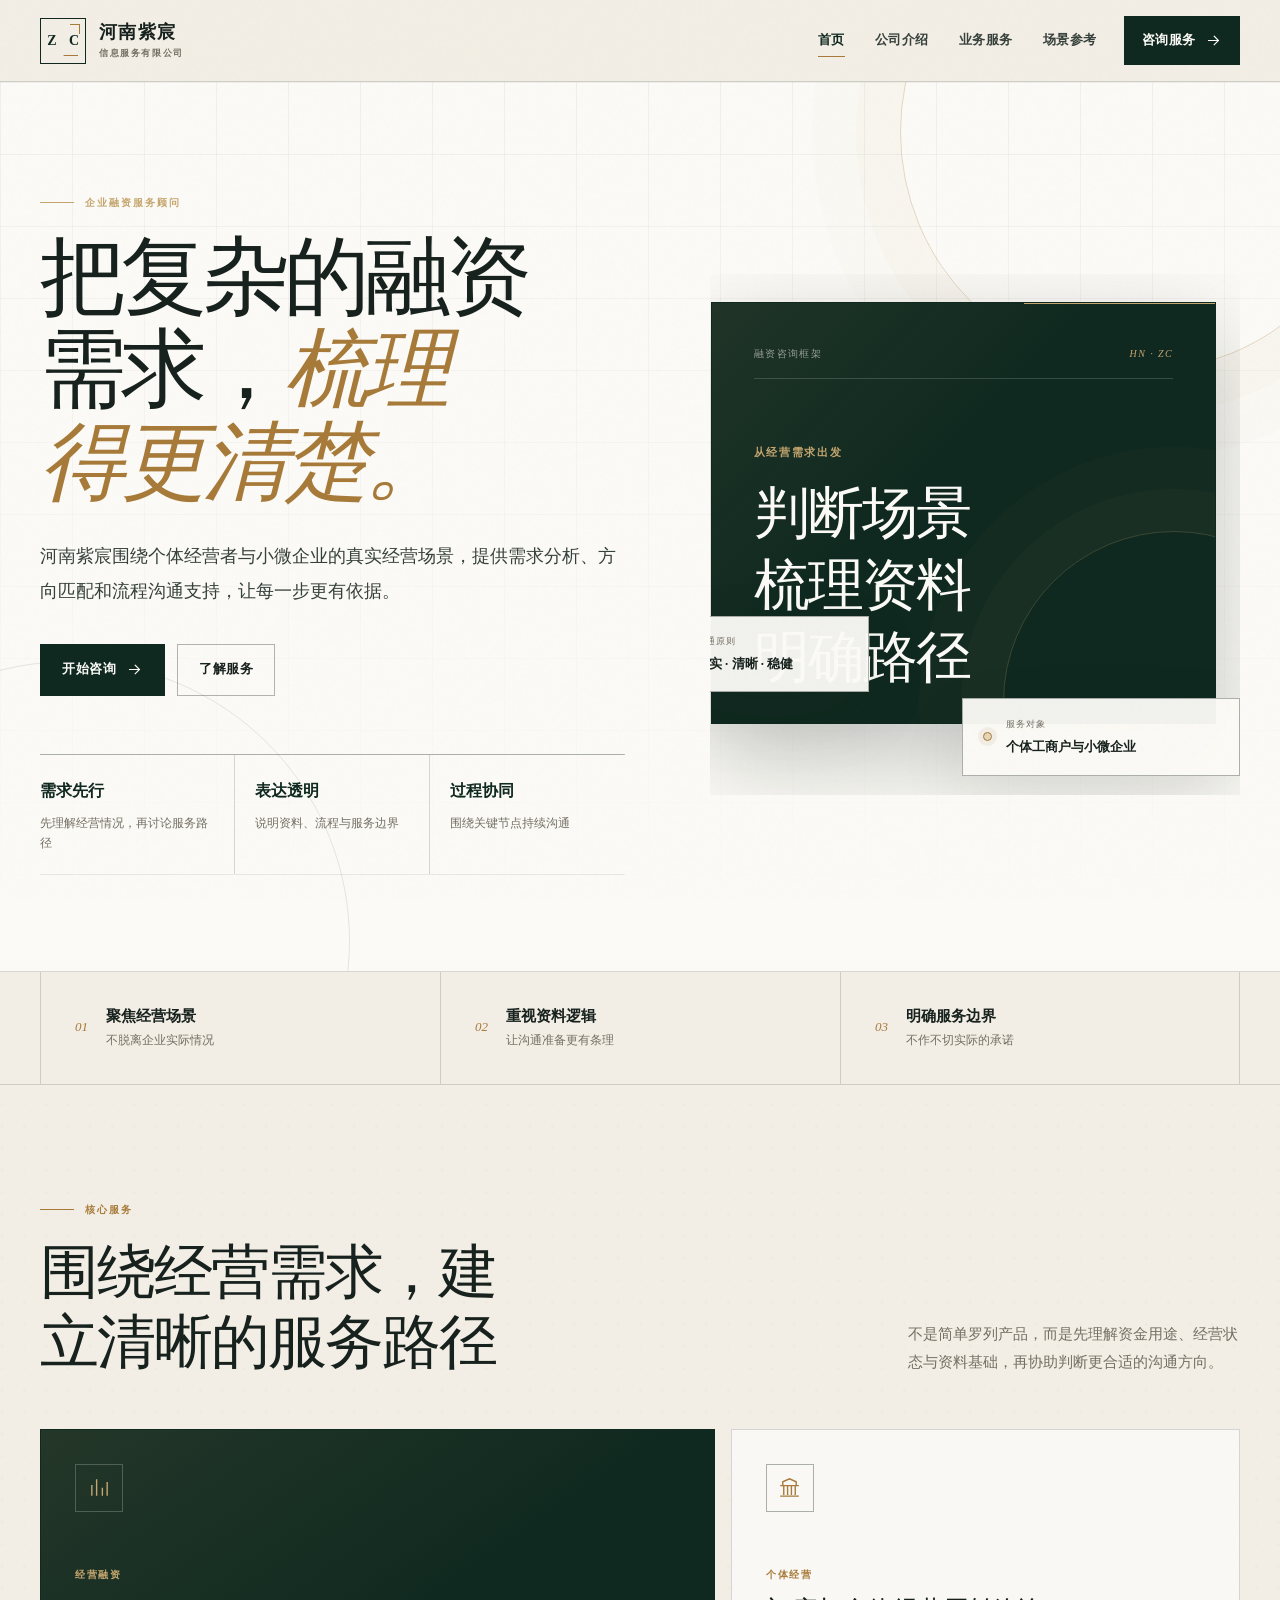
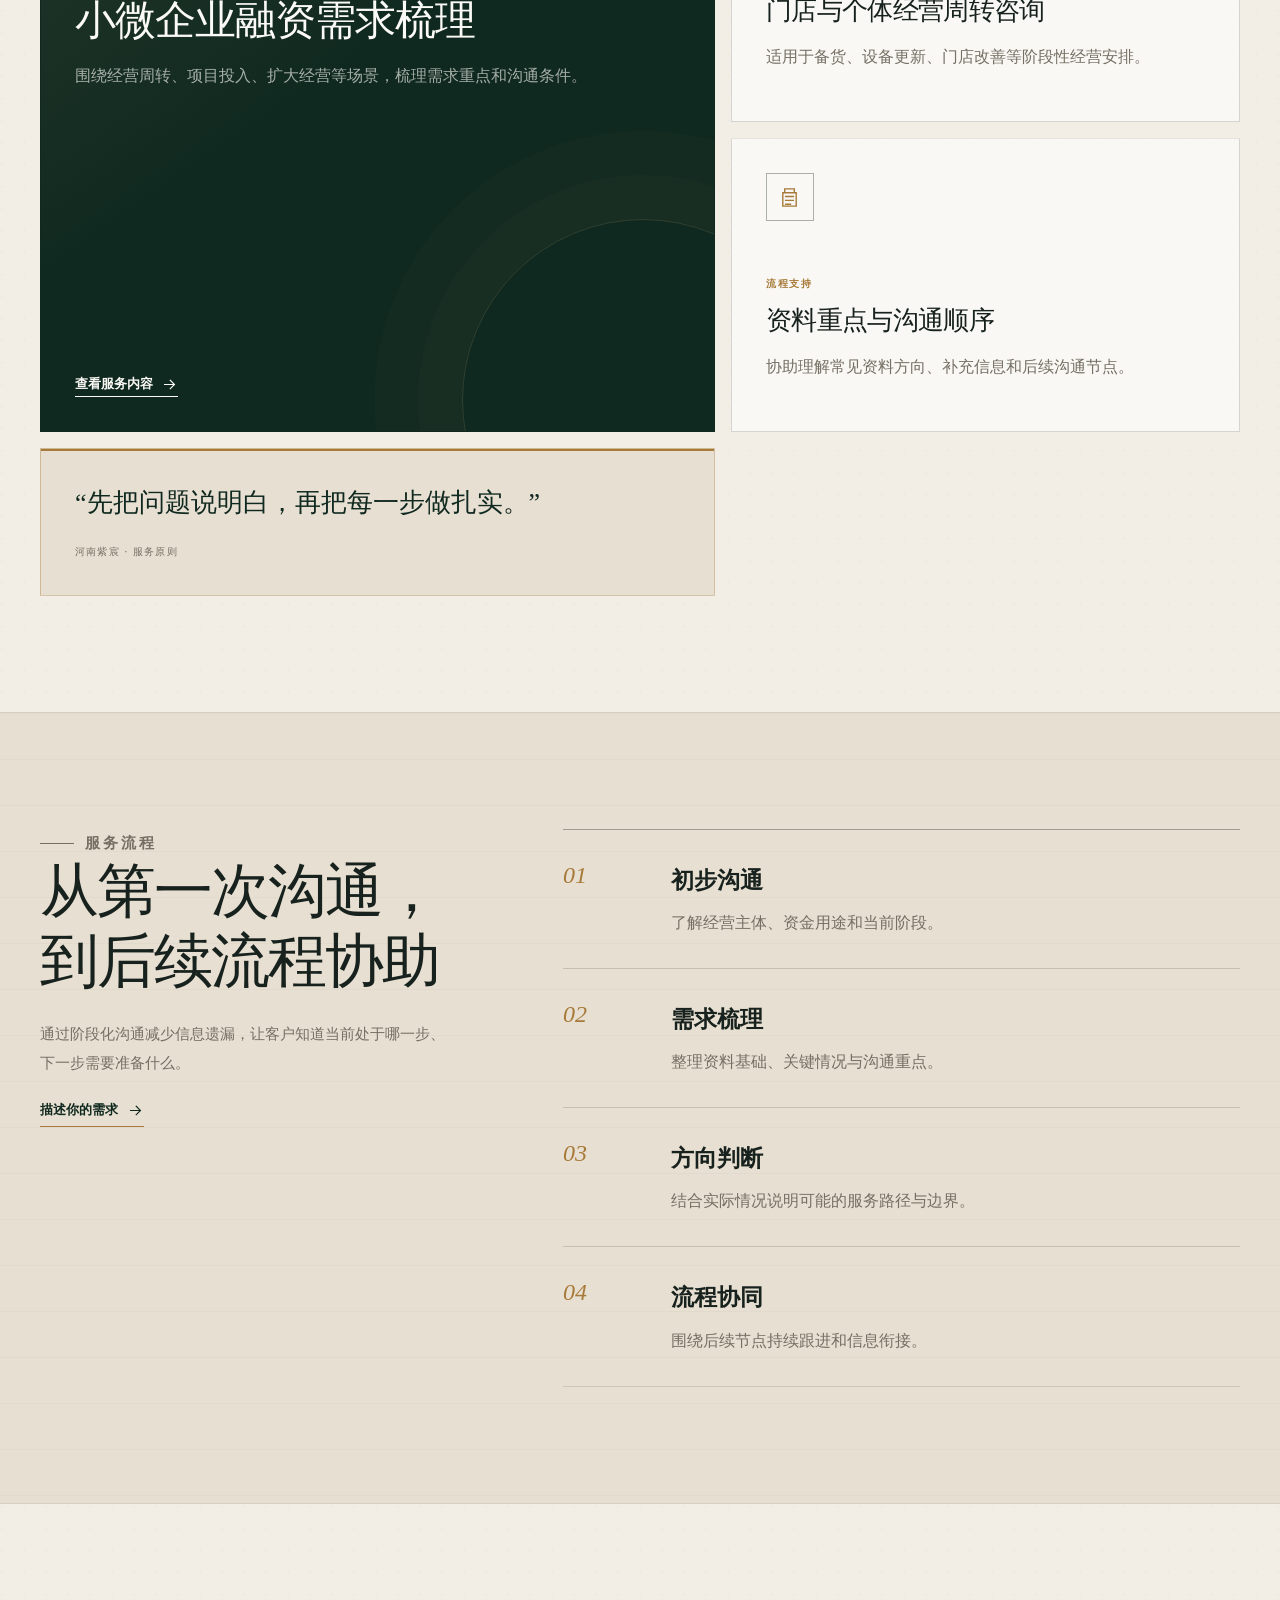
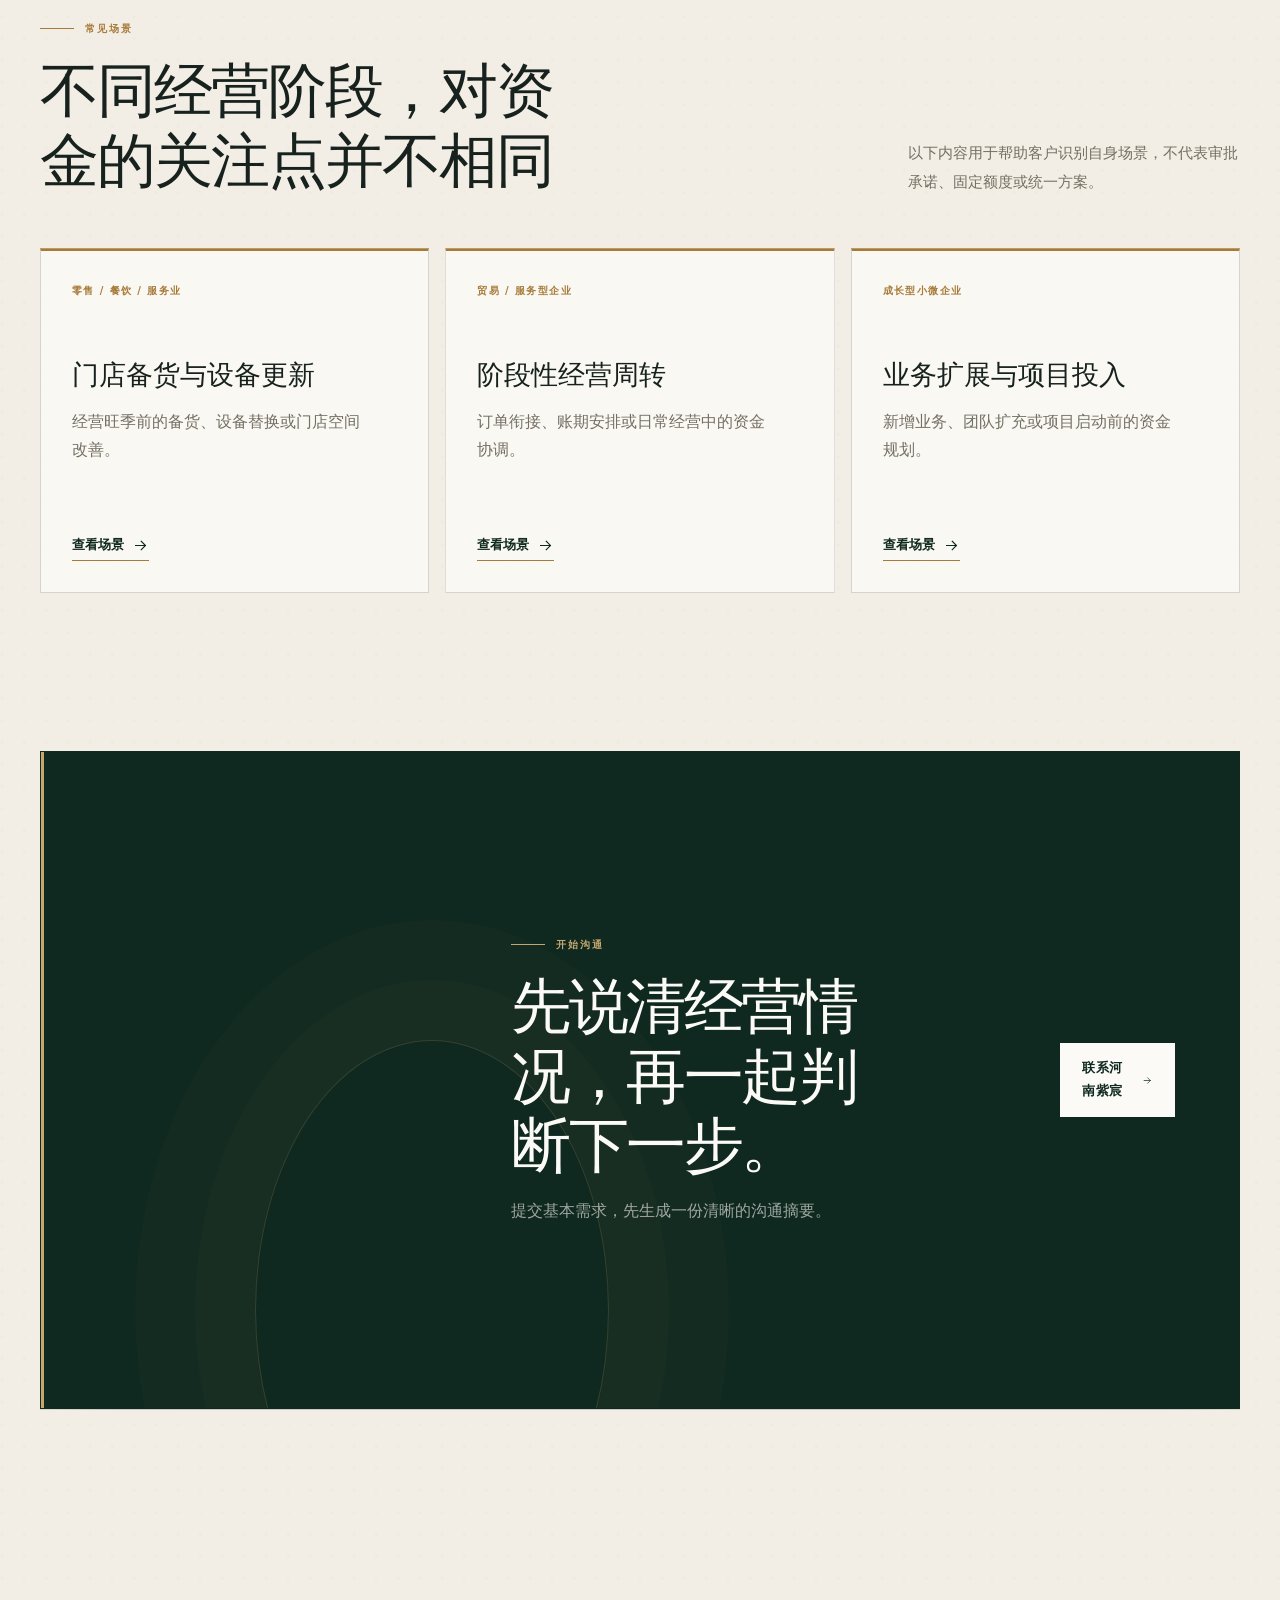
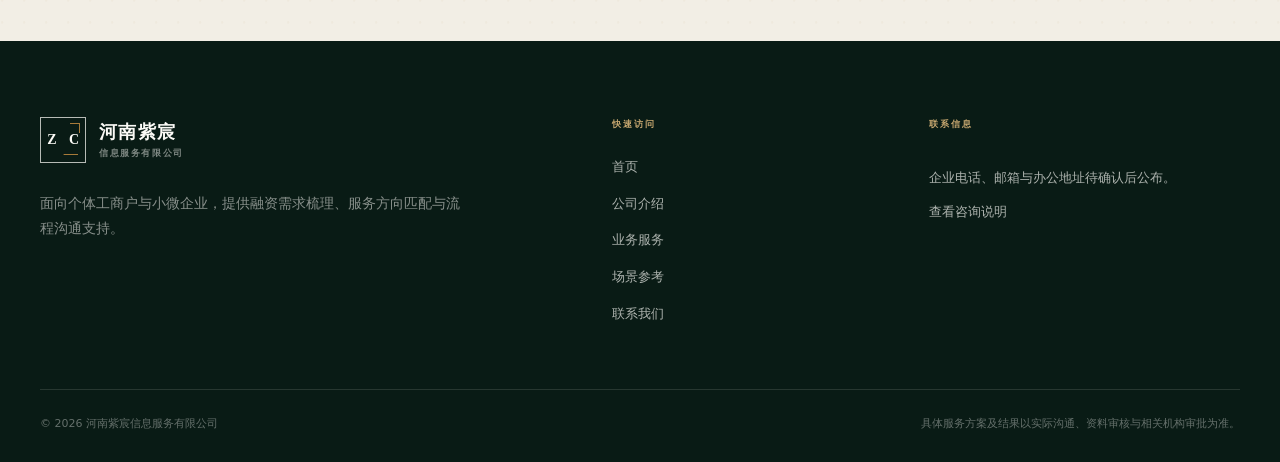
<file: index.html>
<!DOCTYPE html>
<html lang="zh-CN">
<head>
  <meta charset="UTF-8">
  <meta name="viewport" content="width=device-width, initial-scale=1, viewport-fit=cover">
  <meta name="theme-color" content="#f5f7fb">
  <meta name="color-scheme" content="light">
  <title>河南紫宸｜小微企业融资服务咨询</title>
  <meta name="description" content="河南紫宸信息服务有限公司，为个体工商户与小微企业提供融资需求梳理、方向沟通与流程支持。">
  <link rel="canonical" href="https://hnzc.tangyuan1349.top/">
  <link rel="icon" href="assets/img/favicon.svg" type="image/svg+xml">
  <link rel="stylesheet" href="assets/css/style.css">
</head>
<body data-page="home">
  <a class="skip-link" href="#main-content">跳到主要内容</a>
  <header class="site-header" data-header>
    <div class="container header-inner">
      <a class="brand" href="index.html" aria-label="河南紫宸首页">
        <span class="brand-mark" aria-hidden="true"><span>Z</span><span>C</span></span>
        <span class="brand-copy"><strong>河南紫宸</strong><small>信息服务有限公司</small></span>
      </a>
      <button class="nav-toggle" type="button" aria-expanded="false" aria-controls="primary-nav" aria-label="打开导航" data-nav-toggle>
        <span></span><span></span><span></span>
      </button>
      <nav class="site-nav" id="primary-nav" aria-label="主导航" data-nav-menu>
        <a href="index.html" data-nav="home">首页</a><a href="about.html" data-nav="about">公司介绍</a><a href="services.html" data-nav="services">业务服务</a><a href="cases.html" data-nav="cases">场景参考</a>
        <a class="nav-action" href="contact.html" data-nav="contact">咨询服务 <svg aria-hidden="true" viewBox="0 0 24 24"><path d="M5 12h14M13 6l6 6-6 6"/></svg></a>
      </nav>
    </div>
  </header>
  <main id="main-content">
    <section class="hero hero-home">
      <div class="hero-grid" aria-hidden="true"></div>
      <div class="hero-orb hero-orb-one" aria-hidden="true"></div>
      <div class="hero-orb hero-orb-two" aria-hidden="true"></div>
      <div class="container hero-layout">
        <div class="hero-copy reveal">
          <p class="eyebrow eyebrow-light"><span></span> 企业融资服务顾问</p>
          <h1>把复杂的融资需求，<em>梳理得更清楚。</em></h1>
          <p class="hero-lead">河南紫宸围绕个体经营者与小微企业的真实经营场景，提供需求分析、方向匹配和流程沟通支持，让每一步更有依据。</p>
          <div class="hero-actions">
            <a class="button button-primary" href="contact.html">开始咨询 <svg aria-hidden="true" viewBox="0 0 24 24"><path d="M5 12h14M13 6l6 6-6 6"/></svg></a>
            <a class="button button-ghost" href="services.html">了解服务</a>
          </div>
          <div class="hero-trust" data-repeat-group="home-trust">
            <div data-repeat-item><strong>需求先行</strong><span>先理解经营情况，再讨论服务路径</span></div>
            <div data-repeat-item><strong>表达透明</strong><span>说明资料、流程与服务边界</span></div>
            <div data-repeat-item><strong>过程协同</strong><span>围绕关键节点持续沟通</span></div>
          </div>
        </div>
        <div class="hero-visual reveal delay-1" data-parallax>
          <div class="visual-halo" aria-hidden="true"></div>
          <article class="visual-primary">
            <div class="visual-topline"><span>融资咨询框架</span><i>HN · ZC</i></div>
            <p>从经营需求出发</p>
            <h2>判断场景<br>梳理资料<br>明确路径</h2>
            <div class="visual-progress" aria-hidden="true"><span></span><span></span><span></span></div>
          </article>
          <article class="visual-float visual-float-a">
            <span class="status-dot"></span>
            <div><small>服务对象</small><strong>个体工商户与小微企业</strong></div>
          </article>
          <article class="visual-float visual-float-b">
            <small>沟通原则</small><strong>真实 · 清晰 · 稳健</strong>
          </article>
        </div>
      </div>
    </section>

    <section class="signal-strip" aria-label="服务特点">
      <div class="container signal-grid" data-repeat-group="home-signals">
        <div data-repeat-item><span>01</span><p><strong>聚焦经营场景</strong>不脱离企业实际情况</p></div>
        <div data-repeat-item><span>02</span><p><strong>重视资料逻辑</strong>让沟通准备更有条理</p></div>
        <div data-repeat-item><span>03</span><p><strong>明确服务边界</strong>不作不切实际的承诺</p></div>
      </div>
    </section>

    <section class="section">
      <div class="container">
        <div class="section-heading reveal">
          <div><p class="eyebrow"><span></span> 核心服务</p><h2>围绕经营需求，建立清晰的服务路径</h2></div>
          <p>不是简单罗列产品，而是先理解资金用途、经营状态与资料基础，再协助判断更合适的沟通方向。</p>
        </div>
        <div class="bento-grid" data-repeat-group="home-services">
          <article class="bento-card bento-primary reveal" data-repeat-item>
            <div class="card-icon" aria-hidden="true"><svg viewBox="0 0 24 24"><path d="M4 20V10m5 10V4m6 16v-7m5 7V7"/></svg></div>
            <span class="card-kicker">经营融资</span>
            <h3>小微企业融资需求梳理</h3>
            <p>围绕经营周转、项目投入、扩大经营等场景，梳理需求重点和沟通条件。</p>
            <a href="services.html">查看服务内容 <svg aria-hidden="true" viewBox="0 0 24 24"><path d="M5 12h14M13 6l6 6-6 6"/></svg></a>
          </article>
          <article class="bento-card reveal delay-1" data-repeat-item>
            <div class="card-icon" aria-hidden="true"><svg viewBox="0 0 24 24"><path d="M3 10h18M5 10V6l7-3 7 3v4M6 10v9m4-9v9m4-9v9m4-9v9M3 21h18"/></svg></div>
            <span class="card-kicker">个体经营</span>
            <h3>门店与个体经营周转咨询</h3>
            <p>适用于备货、设备更新、门店改善等阶段性经营安排。</p>
          </article>
          <article class="bento-card reveal delay-2" data-repeat-item>
            <div class="card-icon" aria-hidden="true"><svg viewBox="0 0 24 24"><path d="M7 3h10v4H7zM5 7h14v14H5zM8 11h8m-8 4h8m-8 4h5"/></svg></div>
            <span class="card-kicker">流程支持</span>
            <h3>资料重点与沟通顺序</h3>
            <p>协助理解常见资料方向、补充信息和后续沟通节点。</p>
          </article>
          <article class="bento-card bento-accent reveal delay-3" data-repeat-item>
            <span class="accent-line"></span>
            <p class="quote">“先把问题说明白，再把每一步做扎实。”</p>
            <small>河南紫宸 · 服务原则</small>
          </article>
        </div>
      </div>
    </section>

    <section class="section section-soft">
      <div class="container split-feature">
        <div class="split-copy reveal">
          <p class="eyebrow"><span></span> 服务流程</p>
          <h2>从第一次沟通，到后续流程协助</h2>
          <p>通过阶段化沟通减少信息遗漏，让客户知道当前处于哪一步、下一步需要准备什么。</p>
          <a class="text-link" href="contact.html">描述你的需求 <svg aria-hidden="true" viewBox="0 0 24 24"><path d="M5 12h14M13 6l6 6-6 6"/></svg></a>
        </div>
        <ol class="process-list" data-repeat-group="home-process">
          <li class="reveal" data-repeat-item><span>01</span><div><h3>初步沟通</h3><p>了解经营主体、资金用途和当前阶段。</p></div></li>
          <li class="reveal delay-1" data-repeat-item><span>02</span><div><h3>需求梳理</h3><p>整理资料基础、关键情况与沟通重点。</p></div></li>
          <li class="reveal delay-2" data-repeat-item><span>03</span><div><h3>方向判断</h3><p>结合实际情况说明可能的服务路径与边界。</p></div></li>
          <li class="reveal delay-3" data-repeat-item><span>04</span><div><h3>流程协同</h3><p>围绕后续节点持续跟进和信息衔接。</p></div></li>
        </ol>
      </div>
    </section>

    <section class="section">
      <div class="container">
        <div class="section-heading reveal">
          <div><p class="eyebrow"><span></span> 常见场景</p><h2>不同经营阶段，对资金的关注点并不相同</h2></div>
          <p>以下内容用于帮助客户识别自身场景，不代表审批承诺、固定额度或统一方案。</p>
        </div>
        <div class="scenario-grid" data-repeat-group="home-scenarios">
          <article class="scenario-card reveal" data-repeat-item><span>零售 / 餐饮 / 服务业</span><h3>门店备货与设备更新</h3><p>经营旺季前的备货、设备替换或门店空间改善。</p><a href="cases.html">查看场景 <svg aria-hidden="true" viewBox="0 0 24 24"><path d="M5 12h14M13 6l6 6-6 6"/></svg></a></article>
          <article class="scenario-card reveal delay-1" data-repeat-item><span>贸易 / 服务型企业</span><h3>阶段性经营周转</h3><p>订单衔接、账期安排或日常经营中的资金协调。</p><a href="cases.html">查看场景 <svg aria-hidden="true" viewBox="0 0 24 24"><path d="M5 12h14M13 6l6 6-6 6"/></svg></a></article>
          <article class="scenario-card reveal delay-2" data-repeat-item><span>成长型小微企业</span><h3>业务扩展与项目投入</h3><p>新增业务、团队扩充或项目启动前的资金规划。</p><a href="cases.html">查看场景 <svg aria-hidden="true" viewBox="0 0 24 24"><path d="M5 12h14M13 6l6 6-6 6"/></svg></a></article>
        </div>
      </div>
    </section>

    <section class="section section-cta">
      <div class="container cta-panel reveal">
        <div class="cta-glow" aria-hidden="true"></div>
        <div><p class="eyebrow eyebrow-light"><span></span> 开始沟通</p><h2>先说清经营情况，再一起判断下一步。</h2><p>提交基本需求，先生成一份清晰的沟通摘要。</p></div>
        <a class="button button-light" href="contact.html">联系河南紫宸 <svg aria-hidden="true" viewBox="0 0 24 24"><path d="M5 12h14M13 6l6 6-6 6"/></svg></a>
      </div>
    </section>
  </main>
  <footer class="site-footer">
    <div class="container footer-main">
      <div class="footer-brand">
        <a class="brand brand-inverse" href="index.html" aria-label="河南紫宸首页">
          <span class="brand-mark" aria-hidden="true"><span>Z</span><span>C</span></span>
          <span class="brand-copy"><strong>河南紫宸</strong><small>信息服务有限公司</small></span>
        </a>
        <p>面向个体工商户与小微企业，提供融资需求梳理、服务方向匹配与流程沟通支持。</p>
      </div>
      <div class="footer-links">
        <h2>快速访问</h2>
        <div><a href="index.html">首页</a><a href="about.html">公司介绍</a><a href="services.html">业务服务</a><a href="cases.html">场景参考</a><a href="contact.html">联系我们</a></div>
      </div>
      <div class="footer-contact">
        <h2>联系信息</h2>
        <p>企业电话、邮箱与办公地址待确认后公布。</p>
        <a href="contact.html">查看咨询说明</a>
      </div>
    </div>
    <div class="container footer-bottom">
      <p>© <span data-current-year>2026</span> 河南紫宸信息服务有限公司</p>
      <p>具体服务方案及结果以实际沟通、资料审核与相关机构审批为准。</p>
    </div>
  </footer>
  <script src="assets/js/site-editor.js"></script>
  <script src="assets/js/main.js"></script>
</body>
</html>
</file>
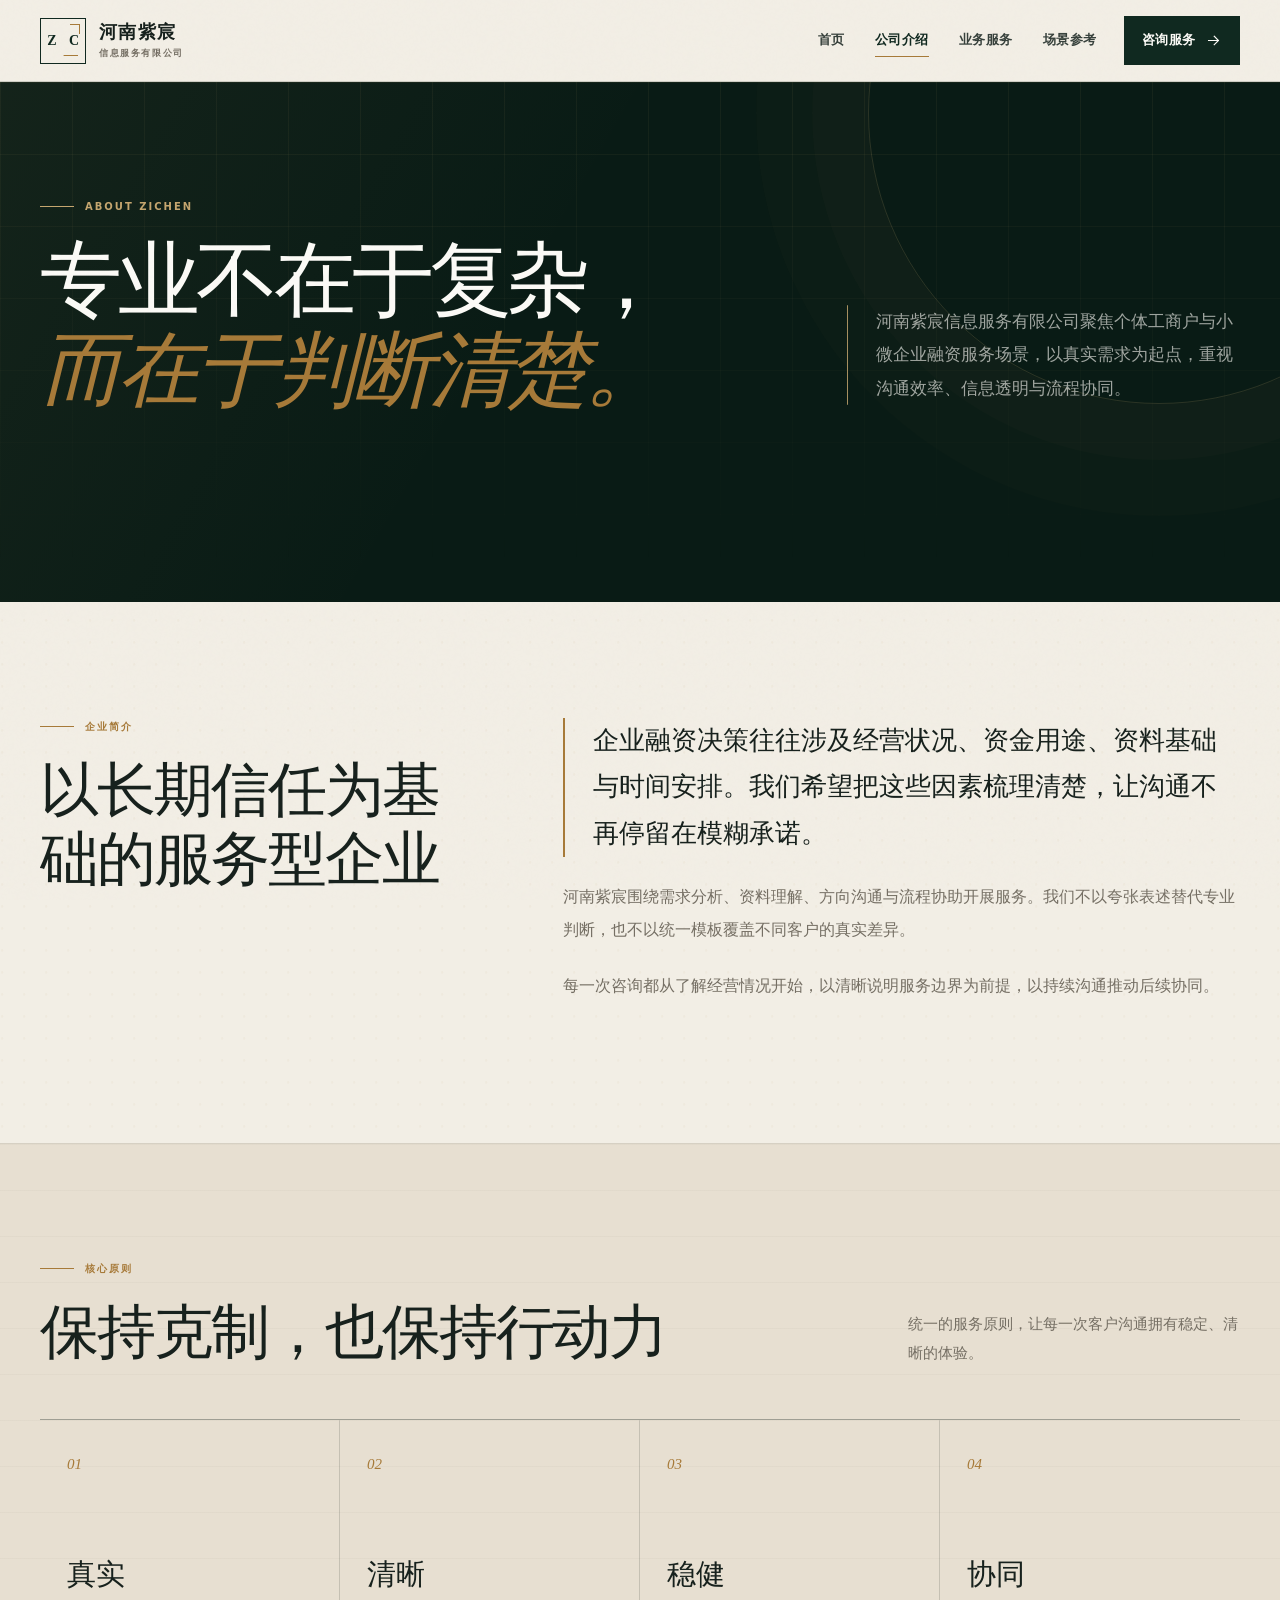
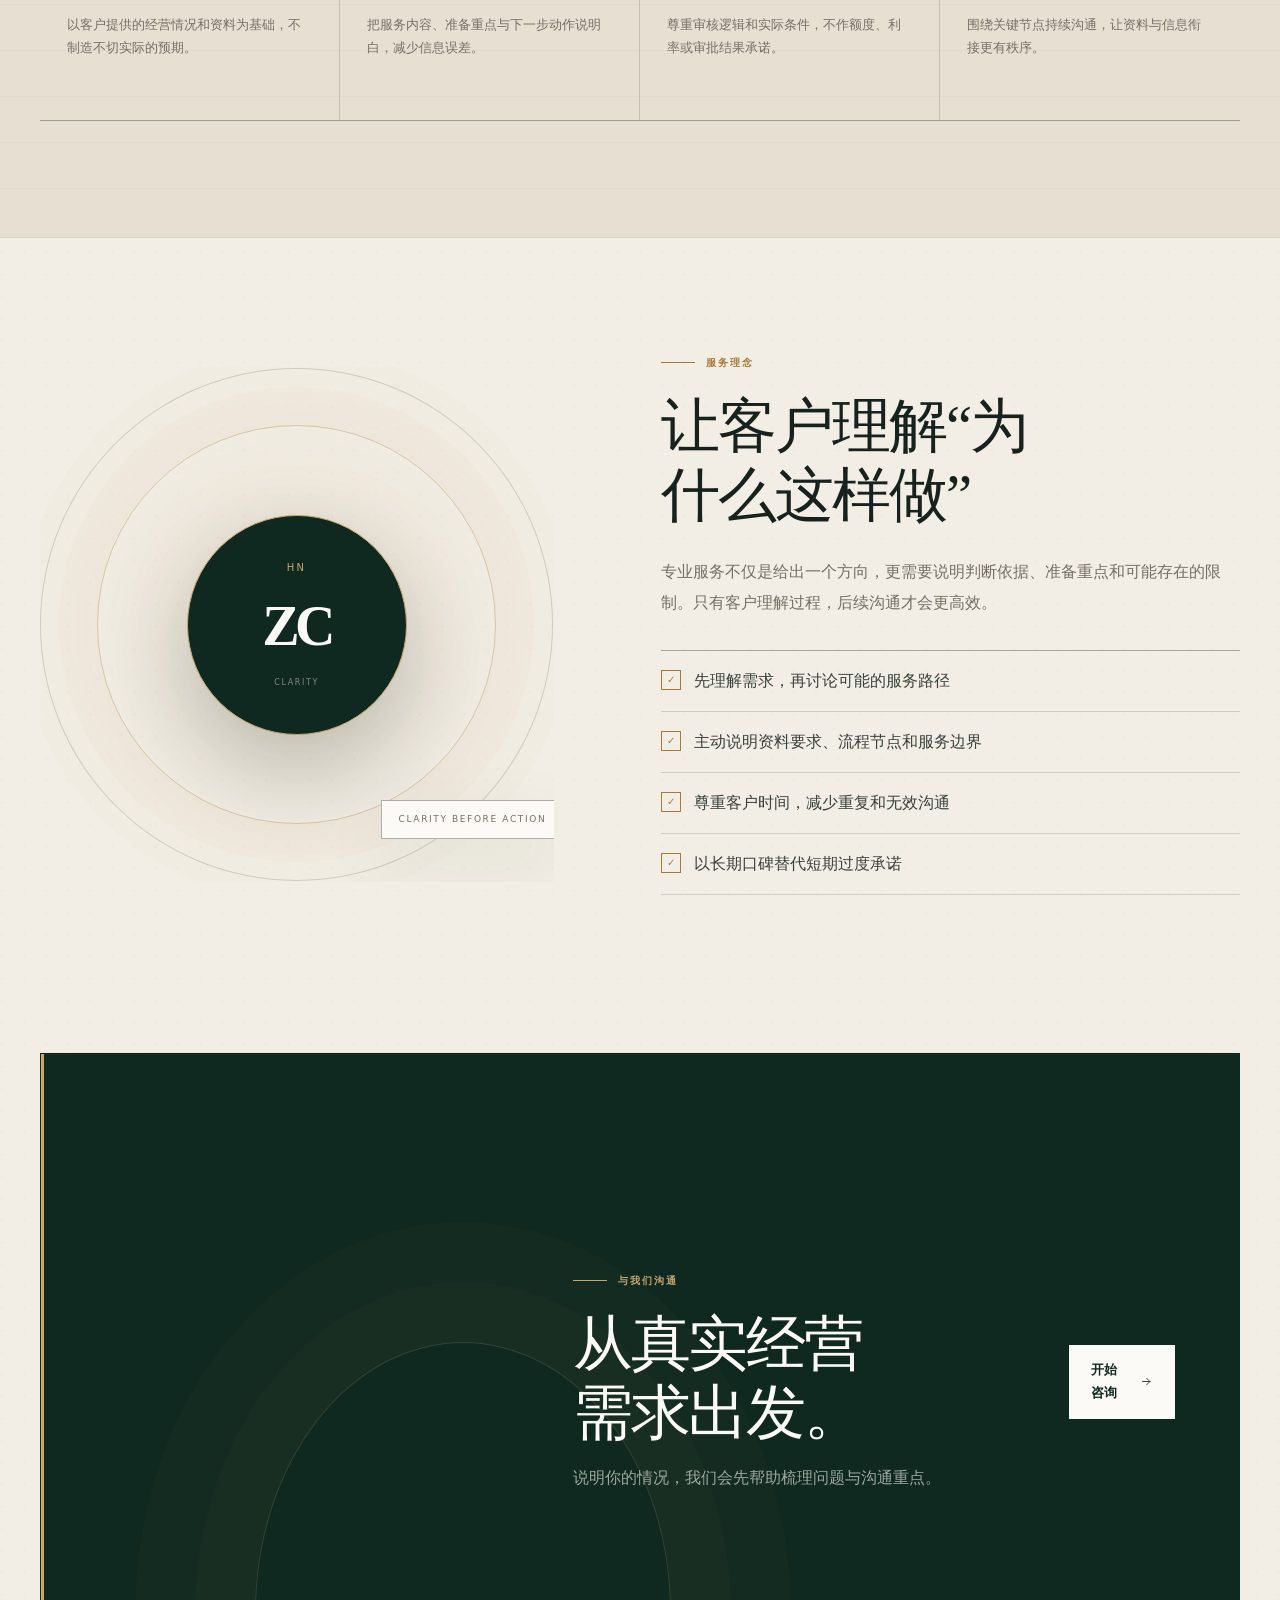
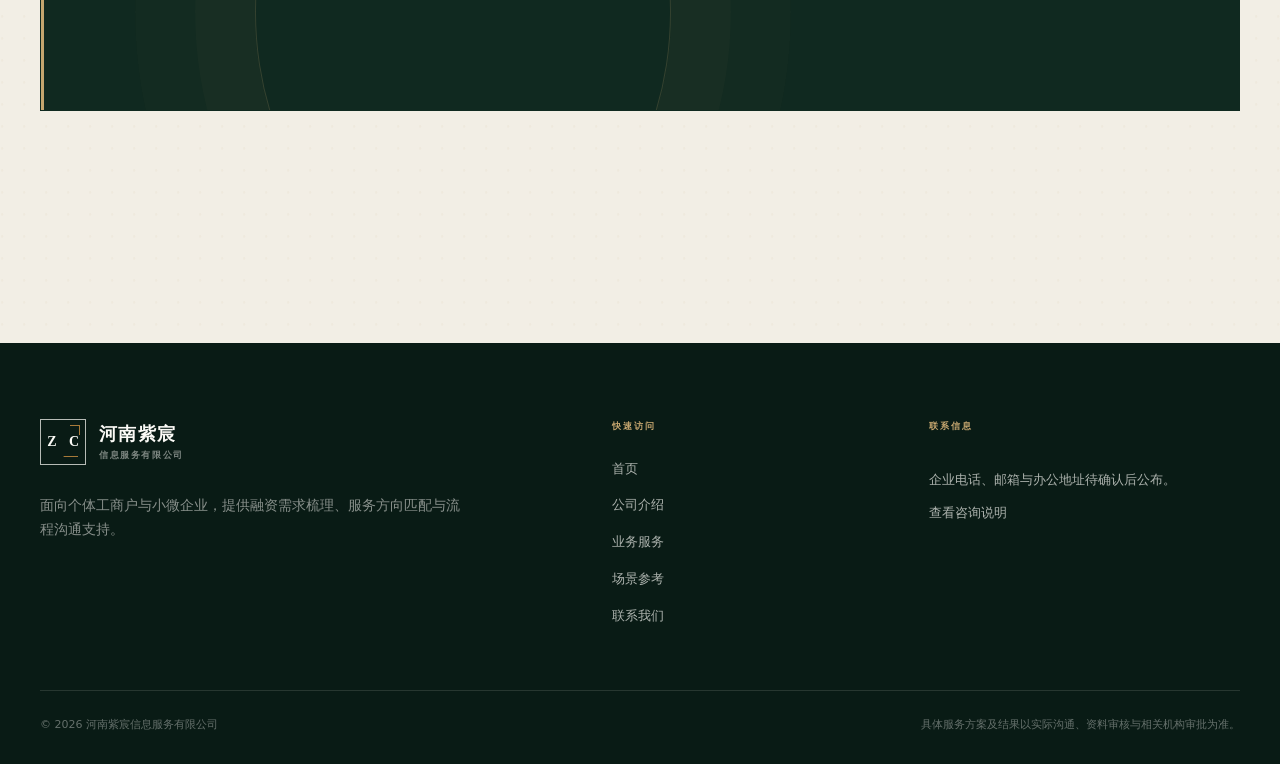
<file: about.html>
<!DOCTYPE html>
<html lang="zh-CN">
<head>
  <meta charset="UTF-8">
  <meta name="viewport" content="width=device-width, initial-scale=1, viewport-fit=cover">
  <meta name="theme-color" content="#f5f7fb">
  <meta name="color-scheme" content="light">
  <title>公司介绍｜河南紫宸</title>
  <meta name="description" content="了解河南紫宸信息服务有限公司的企业定位、服务原则与专业理念。">
  <link rel="canonical" href="https://hnzc.tangyuan1349.top/about.html">
  <link rel="icon" href="assets/img/favicon.svg" type="image/svg+xml">
  <link rel="stylesheet" href="assets/css/style.css">
</head>
<body data-page="about">
  <a class="skip-link" href="#main-content">跳到主要内容</a>
  <header class="site-header" data-header>
    <div class="container header-inner">
      <a class="brand" href="index.html" aria-label="河南紫宸首页">
        <span class="brand-mark" aria-hidden="true"><span>Z</span><span>C</span></span>
        <span class="brand-copy"><strong>河南紫宸</strong><small>信息服务有限公司</small></span>
      </a>
      <button class="nav-toggle" type="button" aria-expanded="false" aria-controls="primary-nav" aria-label="打开导航" data-nav-toggle>
        <span></span><span></span><span></span>
      </button>
      <nav class="site-nav" id="primary-nav" aria-label="主导航" data-nav-menu>
        <a href="index.html" data-nav="home">首页</a><a href="about.html" data-nav="about">公司介绍</a><a href="services.html" data-nav="services">业务服务</a><a href="cases.html" data-nav="cases">场景参考</a>
        <a class="nav-action" href="contact.html" data-nav="contact">咨询服务 <svg aria-hidden="true" viewBox="0 0 24 24"><path d="M5 12h14M13 6l6 6-6 6"/></svg></a>
      </nav>
    </div>
  </header>
  <main id="main-content">
    <section class="page-hero">
      <div class="page-hero-grid" aria-hidden="true"></div>
      <div class="container page-hero-layout">
        <div class="reveal"><p class="eyebrow eyebrow-light"><span></span> About Zichen</p><h1>专业不在于复杂，<br><em>而在于判断清楚。</em></h1></div>
        <p class="page-hero-lead reveal delay-1">河南紫宸信息服务有限公司聚焦个体工商户与小微企业融资服务场景，以真实需求为起点，重视沟通效率、信息透明与流程协同。</p>
      </div>
    </section>

    <section class="section">
      <div class="container editorial-grid">
        <div class="editorial-title reveal"><p class="eyebrow"><span></span> 企业简介</p><h2>以长期信任为基础的服务型企业</h2></div>
        <div class="editorial-copy reveal delay-1">
          <p class="lead-paragraph">企业融资决策往往涉及经营状况、资金用途、资料基础与时间安排。我们希望把这些因素梳理清楚，让沟通不再停留在模糊承诺。</p>
          <p>河南紫宸围绕需求分析、资料理解、方向沟通与流程协助开展服务。我们不以夸张表述替代专业判断，也不以统一模板覆盖不同客户的真实差异。</p>
          <p>每一次咨询都从了解经营情况开始，以清晰说明服务边界为前提，以持续沟通推动后续协同。</p>
        </div>
      </div>
    </section>

    <section class="section section-soft">
      <div class="container">
        <div class="section-heading reveal"><div><p class="eyebrow"><span></span> 核心原则</p><h2>保持克制，也保持行动力</h2></div><p>统一的服务原则，让每一次客户沟通拥有稳定、清晰的体验。</p></div>
        <div class="value-grid" data-repeat-group="about-values">
          <article class="value-card reveal" data-repeat-item><span>01</span><h3>真实</h3><p>以客户提供的经营情况和资料为基础，不制造不切实际的预期。</p></article>
          <article class="value-card reveal delay-1" data-repeat-item><span>02</span><h3>清晰</h3><p>把服务内容、准备重点与下一步动作说明白，减少信息误差。</p></article>
          <article class="value-card reveal delay-2" data-repeat-item><span>03</span><h3>稳健</h3><p>尊重审核逻辑和实际条件，不作额度、利率或审批结果承诺。</p></article>
          <article class="value-card reveal delay-3" data-repeat-item><span>04</span><h3>协同</h3><p>围绕关键节点持续沟通，让资料与信息衔接更有秩序。</p></article>
        </div>
      </div>
    </section>

    <section class="section">
      <div class="container philosophy-layout">
        <div class="philosophy-visual reveal" aria-hidden="true">
          <div class="philosophy-ring"></div><div class="philosophy-core"><span>HN</span><strong>ZC</strong><small>CLARITY</small></div>
          <div class="philosophy-caption">CLARITY BEFORE ACTION</div>
        </div>
        <div class="philosophy-copy reveal delay-1">
          <p class="eyebrow"><span></span> 服务理念</p>
          <h2>让客户理解“为什么这样做”</h2>
          <p>专业服务不仅是给出一个方向，更需要说明判断依据、准备重点和可能存在的限制。只有客户理解过程，后续沟通才会更高效。</p>
          <ul class="check-list" data-repeat-group="about-principles">
            <li data-repeat-item><span>✓</span>先理解需求，再讨论可能的服务路径</li>
            <li data-repeat-item><span>✓</span>主动说明资料要求、流程节点和服务边界</li>
            <li data-repeat-item><span>✓</span>尊重客户时间，减少重复和无效沟通</li>
            <li data-repeat-item><span>✓</span>以长期口碑替代短期过度承诺</li>
          </ul>
        </div>
      </div>
    </section>

    <section class="section section-cta">
      <div class="container cta-panel reveal"><div class="cta-glow" aria-hidden="true"></div><div><p class="eyebrow eyebrow-light"><span></span> 与我们沟通</p><h2>从真实经营需求出发。</h2><p>说明你的情况，我们会先帮助梳理问题与沟通重点。</p></div><a class="button button-light" href="contact.html">开始咨询 <svg aria-hidden="true" viewBox="0 0 24 24"><path d="M5 12h14M13 6l6 6-6 6"/></svg></a></div>
    </section>
  </main>
  <footer class="site-footer">
    <div class="container footer-main">
      <div class="footer-brand">
        <a class="brand brand-inverse" href="index.html" aria-label="河南紫宸首页">
          <span class="brand-mark" aria-hidden="true"><span>Z</span><span>C</span></span>
          <span class="brand-copy"><strong>河南紫宸</strong><small>信息服务有限公司</small></span>
        </a>
        <p>面向个体工商户与小微企业，提供融资需求梳理、服务方向匹配与流程沟通支持。</p>
      </div>
      <div class="footer-links">
        <h2>快速访问</h2>
        <div><a href="index.html">首页</a><a href="about.html">公司介绍</a><a href="services.html">业务服务</a><a href="cases.html">场景参考</a><a href="contact.html">联系我们</a></div>
      </div>
      <div class="footer-contact">
        <h2>联系信息</h2>
        <p>企业电话、邮箱与办公地址待确认后公布。</p>
        <a href="contact.html">查看咨询说明</a>
      </div>
    </div>
    <div class="container footer-bottom">
      <p>© <span data-current-year>2026</span> 河南紫宸信息服务有限公司</p>
      <p>具体服务方案及结果以实际沟通、资料审核与相关机构审批为准。</p>
    </div>
  </footer>
  <script src="assets/js/site-editor.js"></script>
  <script src="assets/js/main.js"></script>
</body>
</html>
</file>
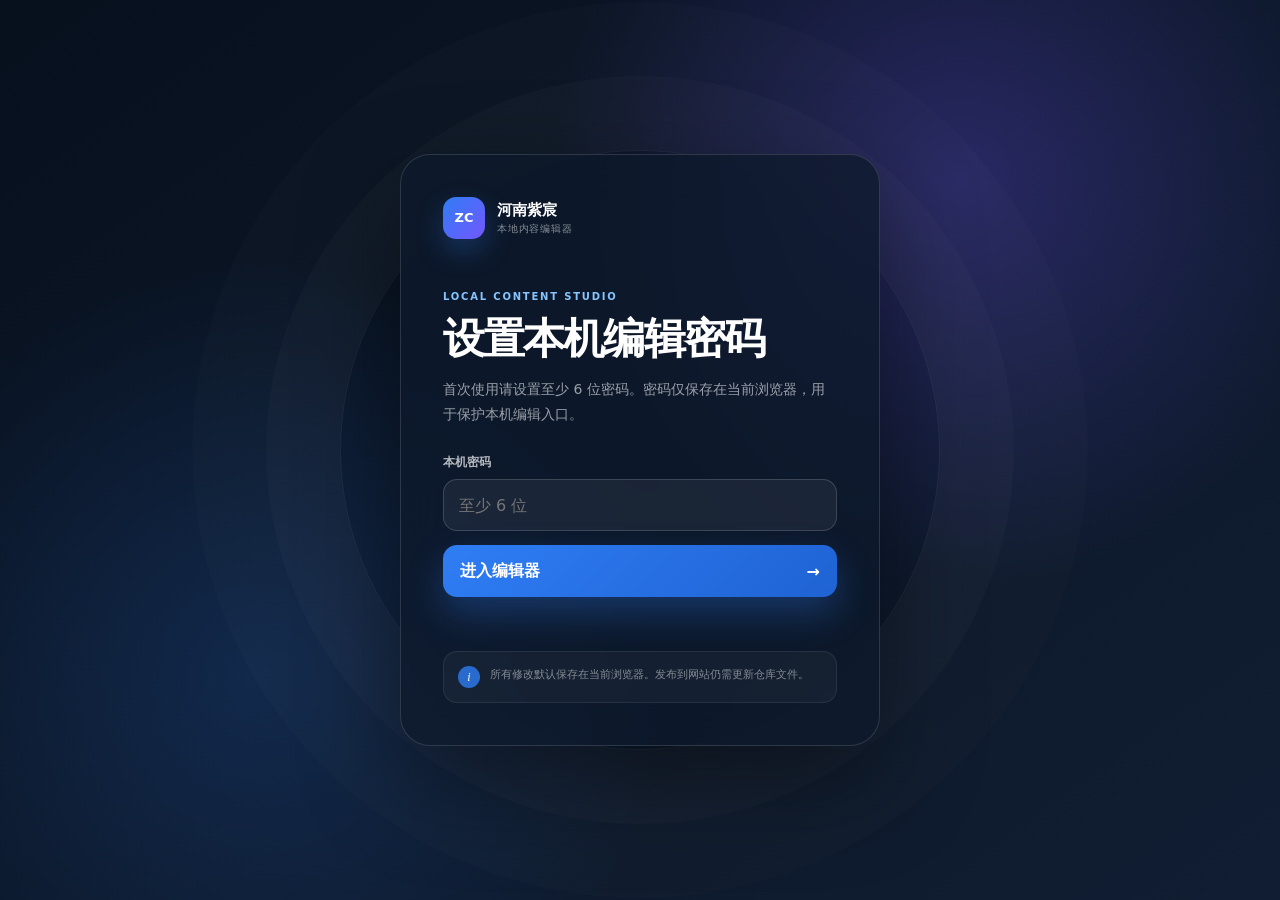
<file: admin.html>
<!DOCTYPE html>
<html lang="zh-CN">
<head>
  <meta charset="UTF-8">
  <meta name="viewport" content="width=device-width, initial-scale=1, viewport-fit=cover">
  <meta name="theme-color" content="#0b1220">
  <meta name="robots" content="noindex,nofollow">
  <title>本地内容编辑器｜河南紫宸</title>
  <link rel="icon" href="assets/img/favicon.svg" type="image/svg+xml">
  <link rel="stylesheet" href="assets/css/admin.css">
</head>
<body>
  <section class="login-view" data-login-view>
    <div class="login-ambient" aria-hidden="true"></div>
    <div class="login-card">
      <a class="admin-brand" href="index.html"><span>ZC</span><div><strong>河南紫宸</strong><small>本地内容编辑器</small></div></a>
      <p class="login-kicker">LOCAL CONTENT STUDIO</p>
      <h1 data-login-title>设置本机编辑密码</h1>
      <p class="login-intro" data-login-hint>密码仅保存在当前浏览器，用于保护本机编辑入口；它不是服务器后台账号。</p>
      <form data-login-form>
        <label><span>本机密码</span><input type="password" data-password-input autocomplete="current-password" minlength="6" placeholder="至少 6 位"></label>
        <button type="submit">进入编辑器 <span>→</span></button>
        <p class="login-error" role="alert" data-login-error></p>
      </form>
      <div class="login-note"><span>i</span><p>所有修改默认保存在当前浏览器。发布到网站仍需更新仓库文件。</p></div>
    </div>
  </section>

  <section class="admin-app" data-admin-app hidden>
    <aside class="admin-sidebar">
      <div class="sidebar-top">
        <a class="admin-brand admin-brand-light" href="index.html" target="_blank" rel="noopener"><span>ZC</span><div><strong>河南紫宸</strong><small>内容编辑器</small></div></a>
        <button class="sidebar-close" type="button" data-sidebar-close aria-label="关闭侧栏">×</button>
      </div>
      <nav class="admin-page-nav" aria-label="页面选择">
        <p>页面</p>
        <button class="is-active" type="button" data-page-target="home"><span>01</span>首页</button>
        <button type="button" data-page-target="about"><span>02</span>公司介绍</button>
        <button type="button" data-page-target="services"><span>03</span>业务服务</button>
        <button type="button" data-page-target="cases"><span>04</span>场景参考</button>
        <button type="button" data-page-target="contact"><span>05</span>联系我们</button>
      </nav>
      <div class="sidebar-actions">
        <p>内容</p>
        <button type="button" data-save-button><span>保存当前页</span><kbd>Ctrl S</kbd></button>
        <button type="button" data-reset-page-button>恢复当前页默认</button>
        <button type="button" data-reset-all-button>恢复全站默认</button>
        <button type="button" data-export-button>导出配置</button>
        <button type="button" data-import-button>导入配置</button>
        <input type="file" accept="application/json" data-import-input hidden>
      </div>
      <div class="sidebar-footer"><a href="index.html" target="_blank" rel="noopener">打开前台 ↗</a><button type="button" data-logout-button>退出编辑器</button></div>
    </aside>

    <div class="admin-content">
      <header class="admin-topbar">
        <button class="sidebar-toggle" type="button" data-sidebar-toggle aria-label="打开侧栏">☰</button>
        <div><div class="status-row"><span class="status-dot"></span><strong data-current-page-label>首页</strong><span class="dirty-badge" data-dirty-badge hidden>未保存</span></div><p data-editor-note>正在加载页面预览…</p></div>
        <div class="topbar-actions"><button type="button" data-image-url-button>图片地址</button><button type="button" data-image-upload-button>上传图片</button><input type="file" accept="image/*" data-image-upload-input hidden></div>
      </header>

      <div class="admin-workspace">
        <section class="preview-panel">
          <div class="preview-toolbar"><span></span><span></span><span></span><p data-preview-url>index.html</p></div>
          <iframe data-preview-frame title="网站页面预览"></iframe>
        </section>
        <aside class="inspector">
          <div class="inspector-section">
            <p class="inspector-label">当前选择</p>
            <div class="selection-summary"><strong data-selected-label>未选择元素</strong><span data-selected-type>点击预览中的文字或卡片</span></div>
          </div>
          <div class="inspector-section">
            <label class="text-editor-label"><span>文字内容</span><textarea rows="8" data-text-editor placeholder="选择文字后可在此修改"></textarea></label>
          </div>
          <div class="inspector-section">
            <p class="inspector-label">列表操作</p>
            <div class="action-grid"><button type="button" data-duplicate-button disabled>复制</button><button type="button" data-delete-button disabled>删除</button><button type="button" data-move-up-button disabled>上移</button><button type="button" data-move-down-button disabled>下移</button></div>
          </div>
          <div class="inspector-tip"><strong>使用说明</strong><p>编辑文字或列表后点击“保存当前页”。上传图片会以本地数据形式保存，请控制文件大小。</p></div>
        </aside>
      </div>
    </div>
    <div class="sidebar-backdrop" data-sidebar-backdrop></div>
  </section>
  <script src="assets/js/admin.js"></script>
</body>
</html>
</file>
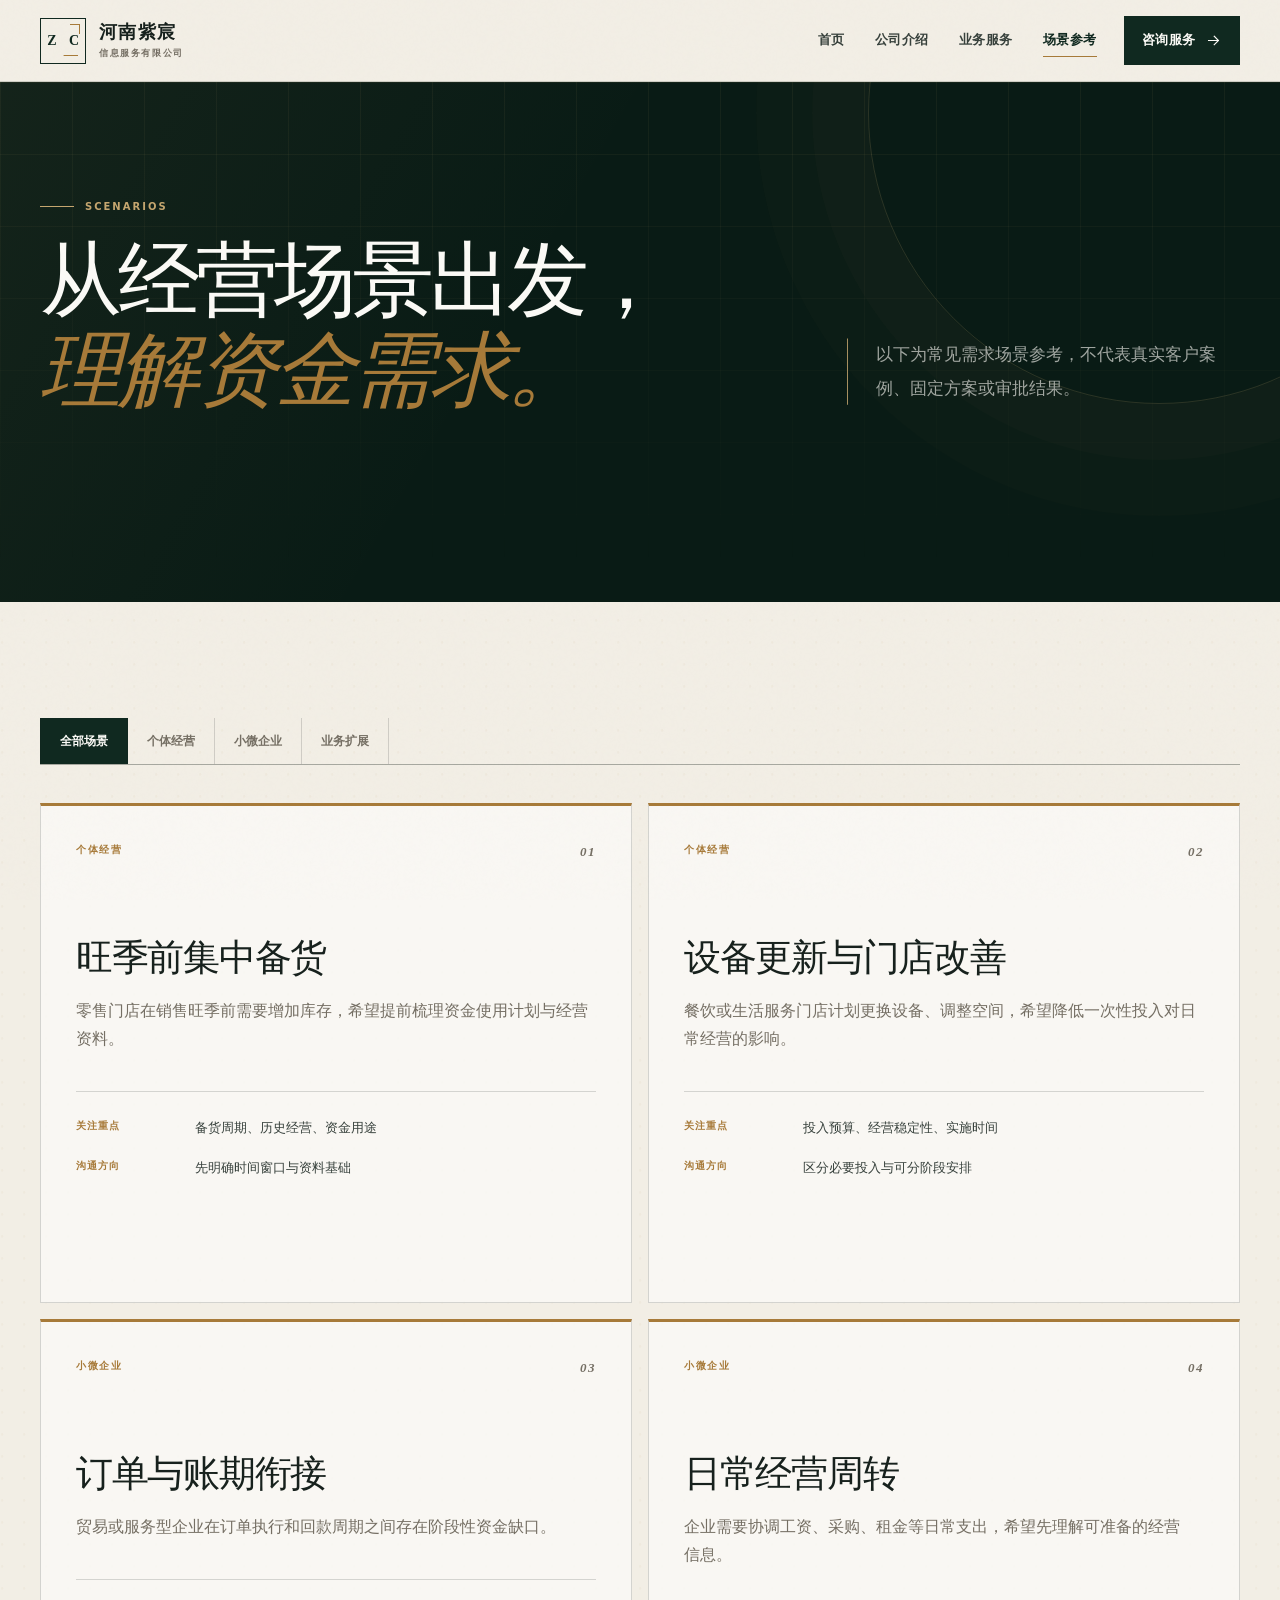
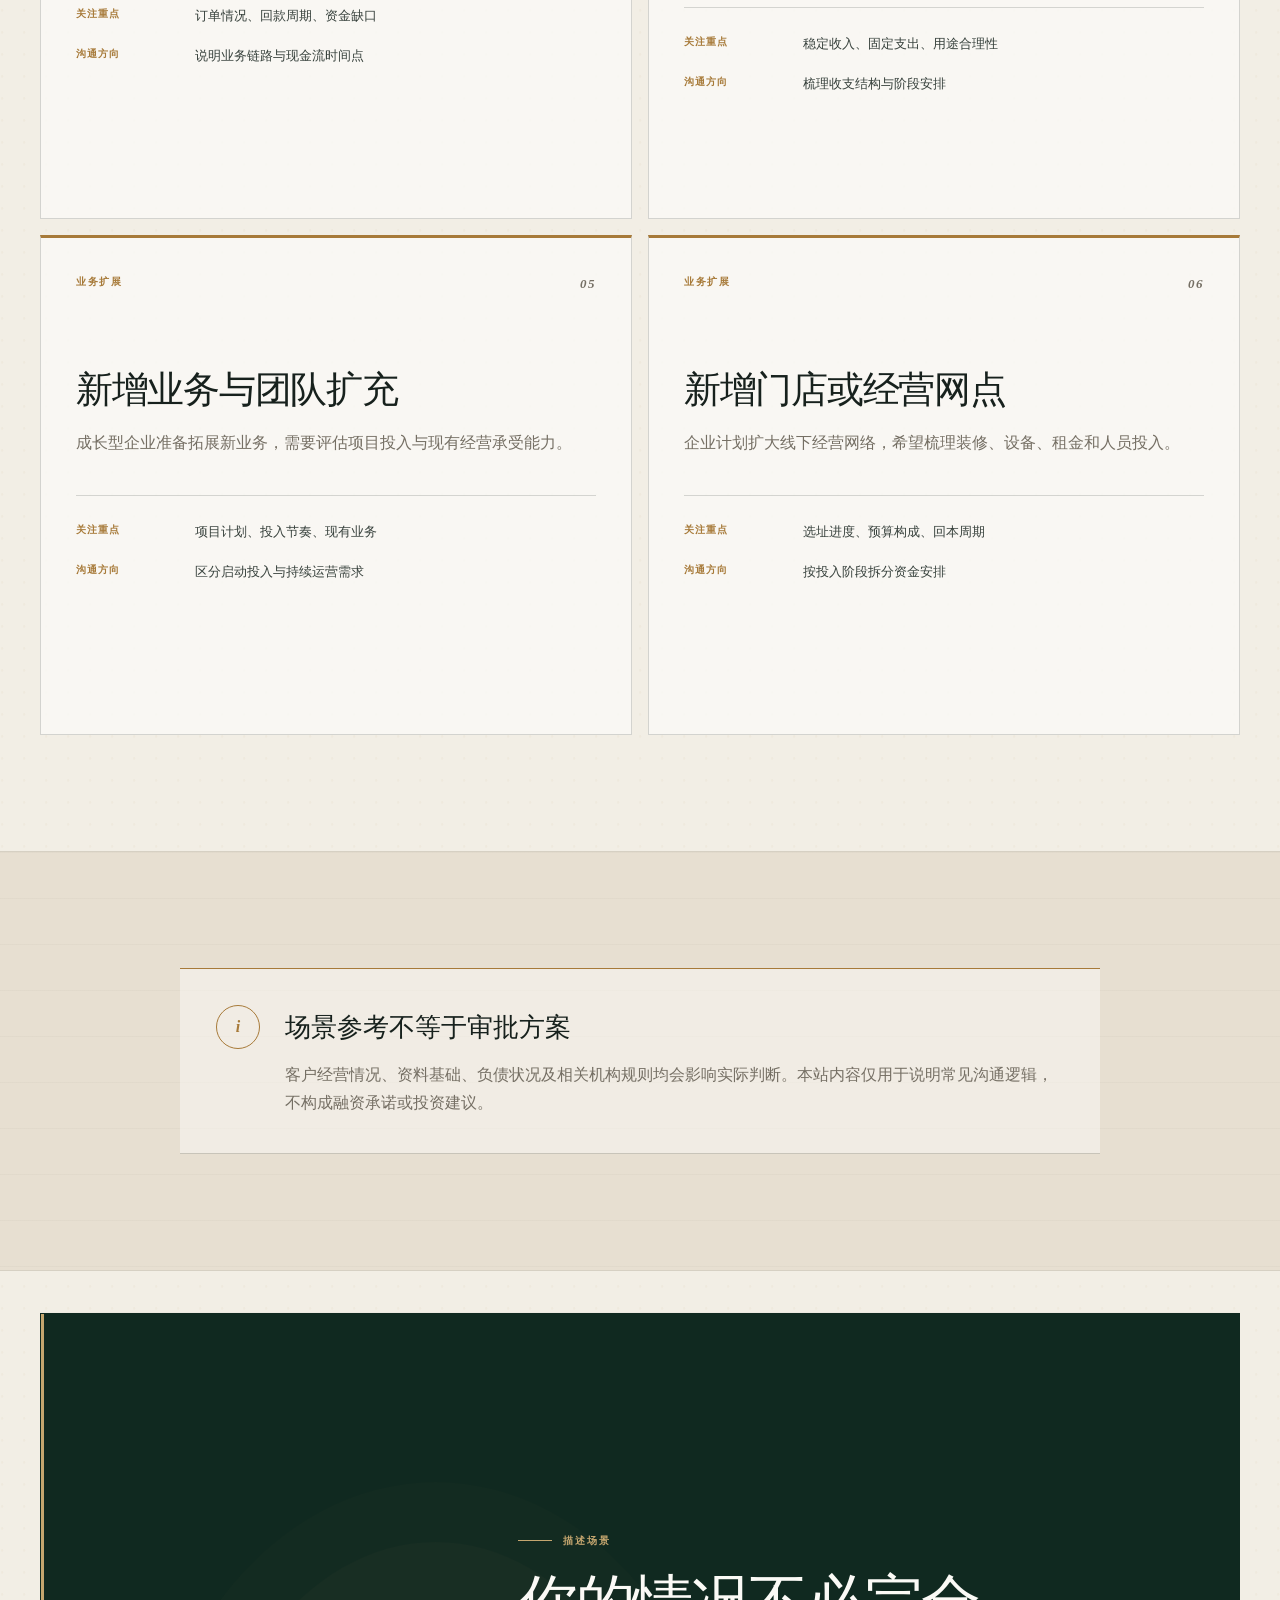
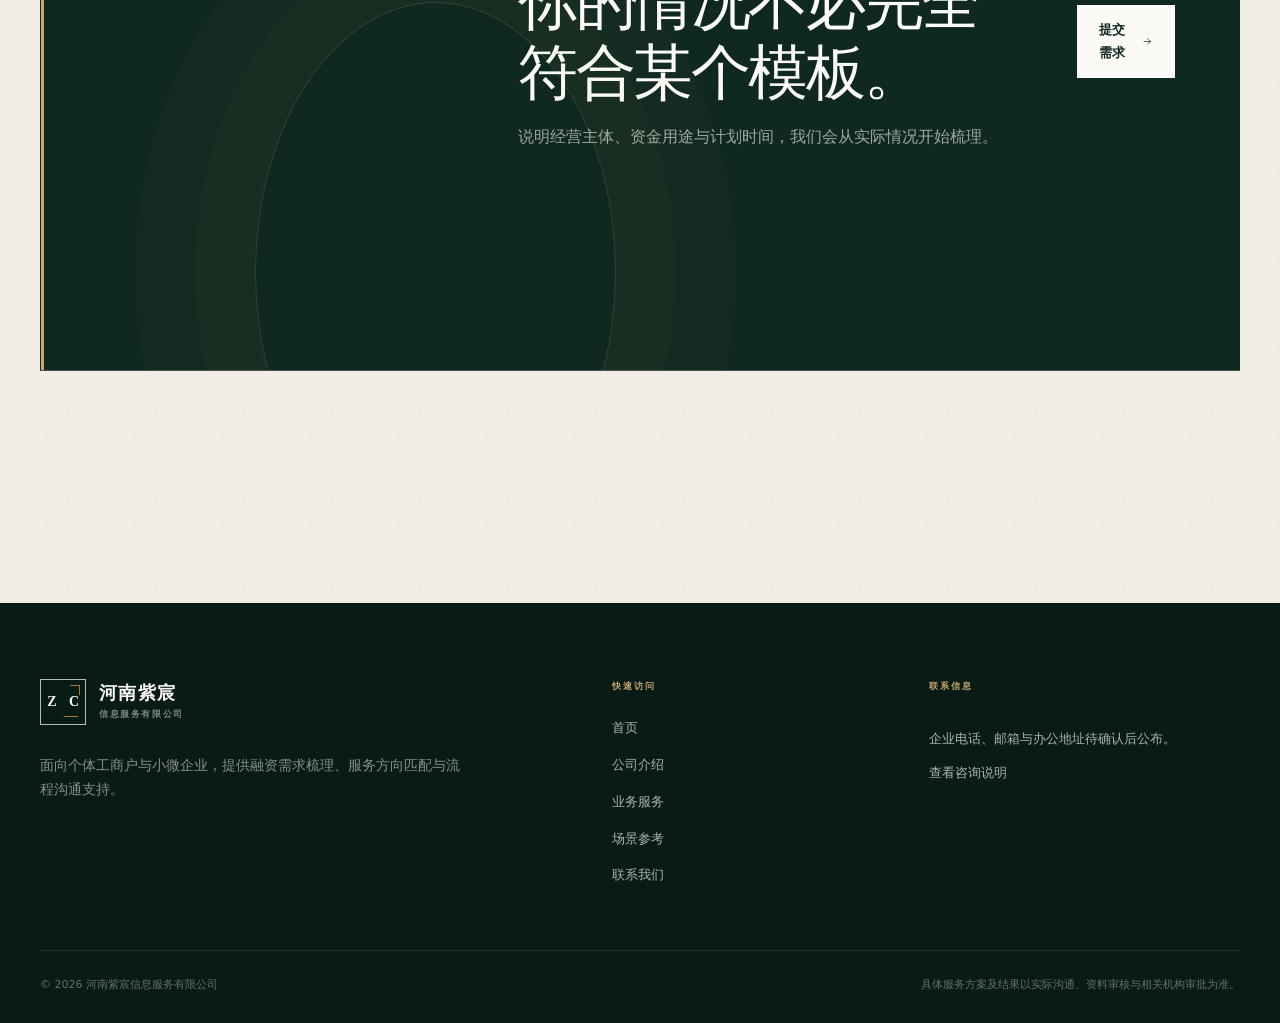
<file: cases.html>
<!DOCTYPE html>
<html lang="zh-CN">
<head>
  <meta charset="UTF-8">
  <meta name="viewport" content="width=device-width, initial-scale=1, viewport-fit=cover">
  <meta name="theme-color" content="#f5f7fb">
  <meta name="color-scheme" content="light">
  <title>场景参考｜河南紫宸</title>
  <meta name="description" content="了解个体经营、小微企业周转与业务扩展中的常见融资需求场景。">
  <link rel="canonical" href="https://hnzc.tangyuan1349.top/cases.html">
  <link rel="icon" href="assets/img/favicon.svg" type="image/svg+xml">
  <link rel="stylesheet" href="assets/css/style.css">
</head>
<body data-page="cases">
  <a class="skip-link" href="#main-content">跳到主要内容</a>
  <header class="site-header" data-header>
    <div class="container header-inner">
      <a class="brand" href="index.html" aria-label="河南紫宸首页">
        <span class="brand-mark" aria-hidden="true"><span>Z</span><span>C</span></span>
        <span class="brand-copy"><strong>河南紫宸</strong><small>信息服务有限公司</small></span>
      </a>
      <button class="nav-toggle" type="button" aria-expanded="false" aria-controls="primary-nav" aria-label="打开导航" data-nav-toggle>
        <span></span><span></span><span></span>
      </button>
      <nav class="site-nav" id="primary-nav" aria-label="主导航" data-nav-menu>
        <a href="index.html" data-nav="home">首页</a><a href="about.html" data-nav="about">公司介绍</a><a href="services.html" data-nav="services">业务服务</a><a href="cases.html" data-nav="cases">场景参考</a>
        <a class="nav-action" href="contact.html" data-nav="contact">咨询服务 <svg aria-hidden="true" viewBox="0 0 24 24"><path d="M5 12h14M13 6l6 6-6 6"/></svg></a>
      </nav>
    </div>
  </header>
  <main id="main-content">
    <section class="page-hero">
      <div class="page-hero-grid" aria-hidden="true"></div>
      <div class="container page-hero-layout">
        <div class="reveal"><p class="eyebrow eyebrow-light"><span></span> Scenarios</p><h1>从经营场景出发，<br><em>理解资金需求。</em></h1></div>
        <p class="page-hero-lead reveal delay-1">以下为常见需求场景参考，不代表真实客户案例、固定方案或审批结果。</p>
      </div>
    </section>

    <section class="section">
      <div class="container">
        <div class="filter-bar reveal" role="group" aria-label="场景筛选" data-case-filters>
          <button class="filter-chip is-active" type="button" data-filter="all" aria-pressed="true">全部场景</button>
          <button class="filter-chip" type="button" data-filter="individual" aria-pressed="false">个体经营</button>
          <button class="filter-chip" type="button" data-filter="business" aria-pressed="false">小微企业</button>
          <button class="filter-chip" type="button" data-filter="growth" aria-pressed="false">业务扩展</button>
        </div>
        <div class="case-grid" data-case-grid data-repeat-group="case-cards">
          <article class="case-card reveal" data-category="individual" data-repeat-item><div class="case-meta"><span>个体经营</span><small>01</small></div><h2>旺季前集中备货</h2><p>零售门店在销售旺季前需要增加库存，希望提前梳理资金使用计划与经营资料。</p><dl><div><dt>关注重点</dt><dd>备货周期、历史经营、资金用途</dd></div><div><dt>沟通方向</dt><dd>先明确时间窗口与资料基础</dd></div></dl></article>
          <article class="case-card reveal delay-1" data-category="individual" data-repeat-item><div class="case-meta"><span>个体经营</span><small>02</small></div><h2>设备更新与门店改善</h2><p>餐饮或生活服务门店计划更换设备、调整空间，希望降低一次性投入对日常经营的影响。</p><dl><div><dt>关注重点</dt><dd>投入预算、经营稳定性、实施时间</dd></div><div><dt>沟通方向</dt><dd>区分必要投入与可分阶段安排</dd></div></dl></article>
          <article class="case-card reveal delay-2" data-category="business" data-repeat-item><div class="case-meta"><span>小微企业</span><small>03</small></div><h2>订单与账期衔接</h2><p>贸易或服务型企业在订单执行和回款周期之间存在阶段性资金缺口。</p><dl><div><dt>关注重点</dt><dd>订单情况、回款周期、资金缺口</dd></div><div><dt>沟通方向</dt><dd>说明业务链路与现金流时间点</dd></div></dl></article>
          <article class="case-card reveal" data-category="business" data-repeat-item><div class="case-meta"><span>小微企业</span><small>04</small></div><h2>日常经营周转</h2><p>企业需要协调工资、采购、租金等日常支出，希望先理解可准备的经营信息。</p><dl><div><dt>关注重点</dt><dd>稳定收入、固定支出、用途合理性</dd></div><div><dt>沟通方向</dt><dd>梳理收支结构与阶段安排</dd></div></dl></article>
          <article class="case-card reveal delay-1" data-category="growth" data-repeat-item><div class="case-meta"><span>业务扩展</span><small>05</small></div><h2>新增业务与团队扩充</h2><p>成长型企业准备拓展新业务，需要评估项目投入与现有经营承受能力。</p><dl><div><dt>关注重点</dt><dd>项目计划、投入节奏、现有业务</dd></div><div><dt>沟通方向</dt><dd>区分启动投入与持续运营需求</dd></div></dl></article>
          <article class="case-card reveal delay-2" data-category="growth" data-repeat-item><div class="case-meta"><span>业务扩展</span><small>06</small></div><h2>新增门店或经营网点</h2><p>企业计划扩大线下经营网络，希望梳理装修、设备、租金和人员投入。</p><dl><div><dt>关注重点</dt><dd>选址进度、预算构成、回本周期</dd></div><div><dt>沟通方向</dt><dd>按投入阶段拆分资金安排</dd></div></dl></article>
        </div>
        <div class="empty-state" hidden data-case-empty>暂无匹配场景。</div>
      </div>
    </section>

    <section class="section section-soft">
      <div class="container notice-panel reveal"><div class="notice-icon" aria-hidden="true">i</div><div><h2>场景参考不等于审批方案</h2><p>客户经营情况、资料基础、负债状况及相关机构规则均会影响实际判断。本站内容仅用于说明常见沟通逻辑，不构成融资承诺或投资建议。</p></div></div>
    </section>

    <section class="section section-cta">
      <div class="container cta-panel reveal"><div class="cta-glow" aria-hidden="true"></div><div><p class="eyebrow eyebrow-light"><span></span> 描述场景</p><h2>你的情况不必完全符合某个模板。</h2><p>说明经营主体、资金用途与计划时间，我们会从实际情况开始梳理。</p></div><a class="button button-light" href="contact.html">提交需求 <svg aria-hidden="true" viewBox="0 0 24 24"><path d="M5 12h14M13 6l6 6-6 6"/></svg></a></div>
    </section>
  </main>
  <footer class="site-footer">
    <div class="container footer-main">
      <div class="footer-brand">
        <a class="brand brand-inverse" href="index.html" aria-label="河南紫宸首页">
          <span class="brand-mark" aria-hidden="true"><span>Z</span><span>C</span></span>
          <span class="brand-copy"><strong>河南紫宸</strong><small>信息服务有限公司</small></span>
        </a>
        <p>面向个体工商户与小微企业，提供融资需求梳理、服务方向匹配与流程沟通支持。</p>
      </div>
      <div class="footer-links">
        <h2>快速访问</h2>
        <div><a href="index.html">首页</a><a href="about.html">公司介绍</a><a href="services.html">业务服务</a><a href="cases.html">场景参考</a><a href="contact.html">联系我们</a></div>
      </div>
      <div class="footer-contact">
        <h2>联系信息</h2>
        <p>企业电话、邮箱与办公地址待确认后公布。</p>
        <a href="contact.html">查看咨询说明</a>
      </div>
    </div>
    <div class="container footer-bottom">
      <p>© <span data-current-year>2026</span> 河南紫宸信息服务有限公司</p>
      <p>具体服务方案及结果以实际沟通、资料审核与相关机构审批为准。</p>
    </div>
  </footer>
  <script src="assets/js/site-editor.js"></script>
  <script src="assets/js/main.js"></script>
</body>
</html>
</file>
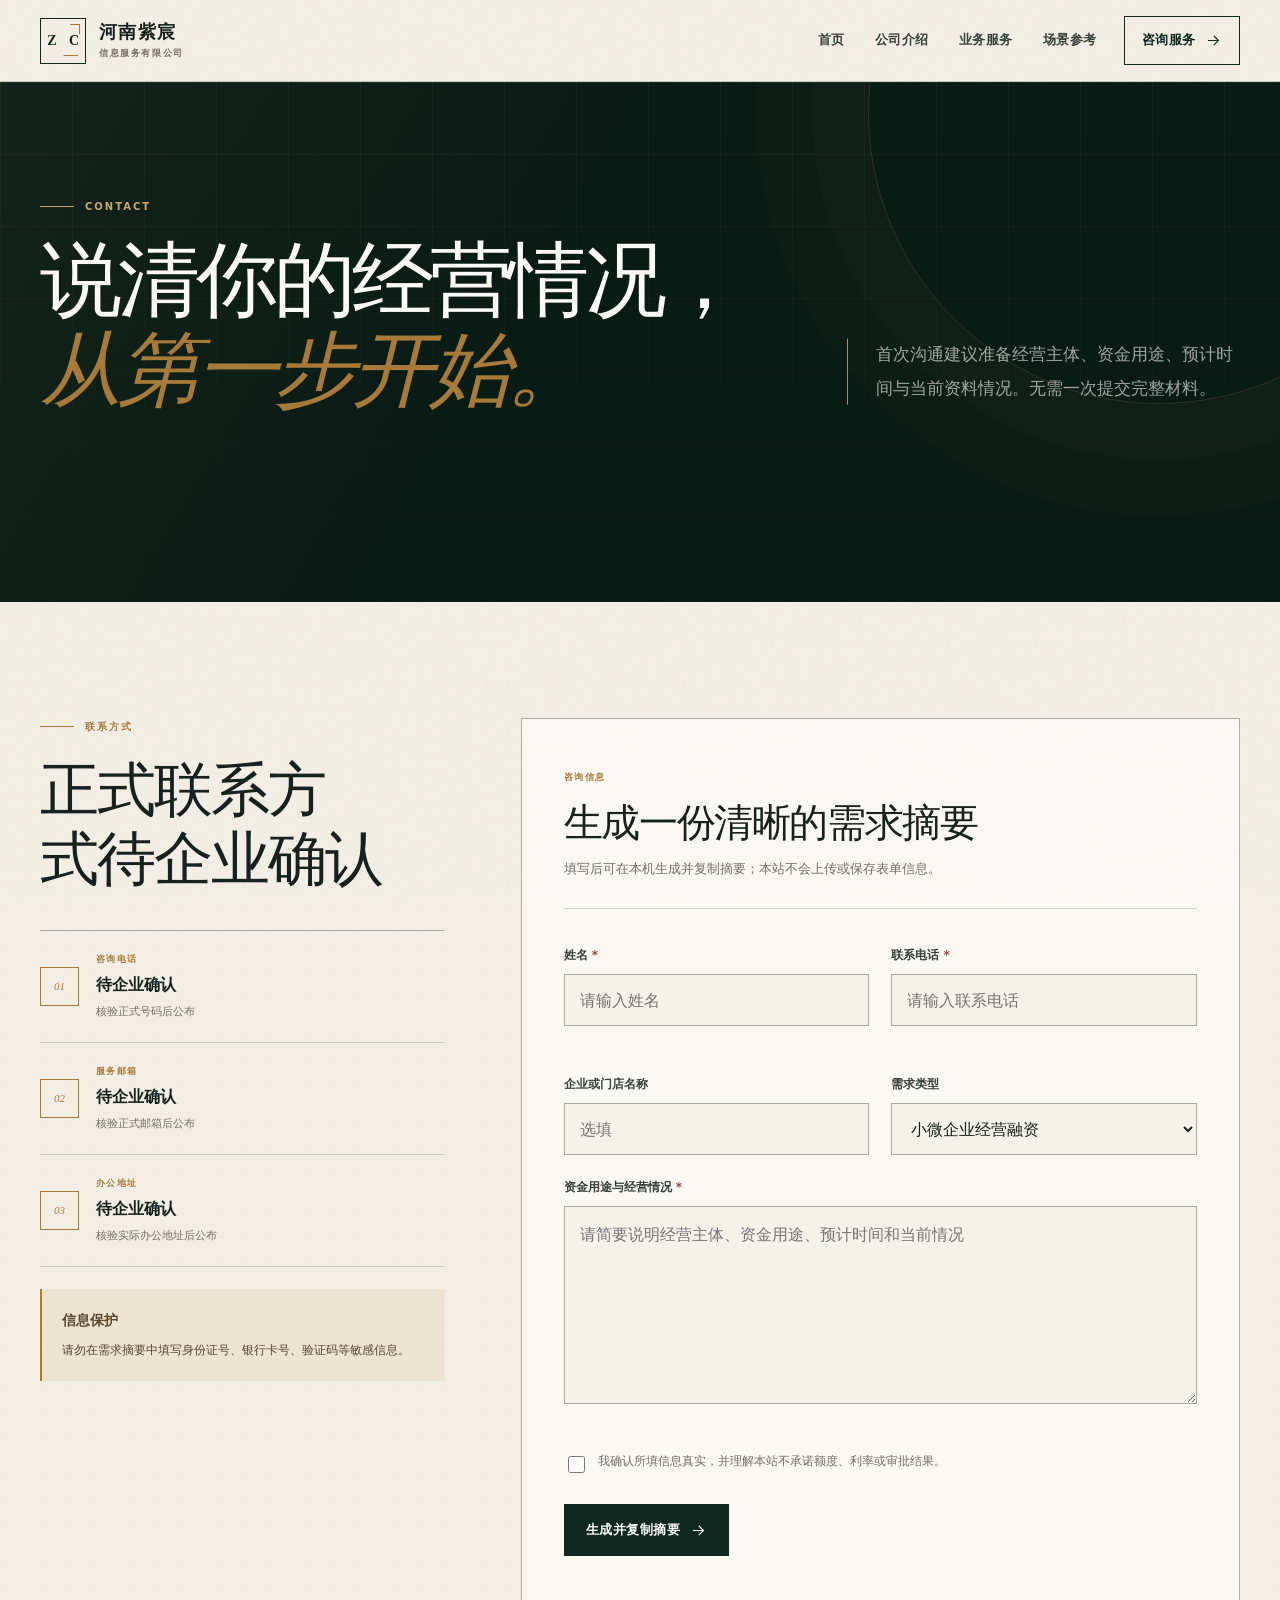
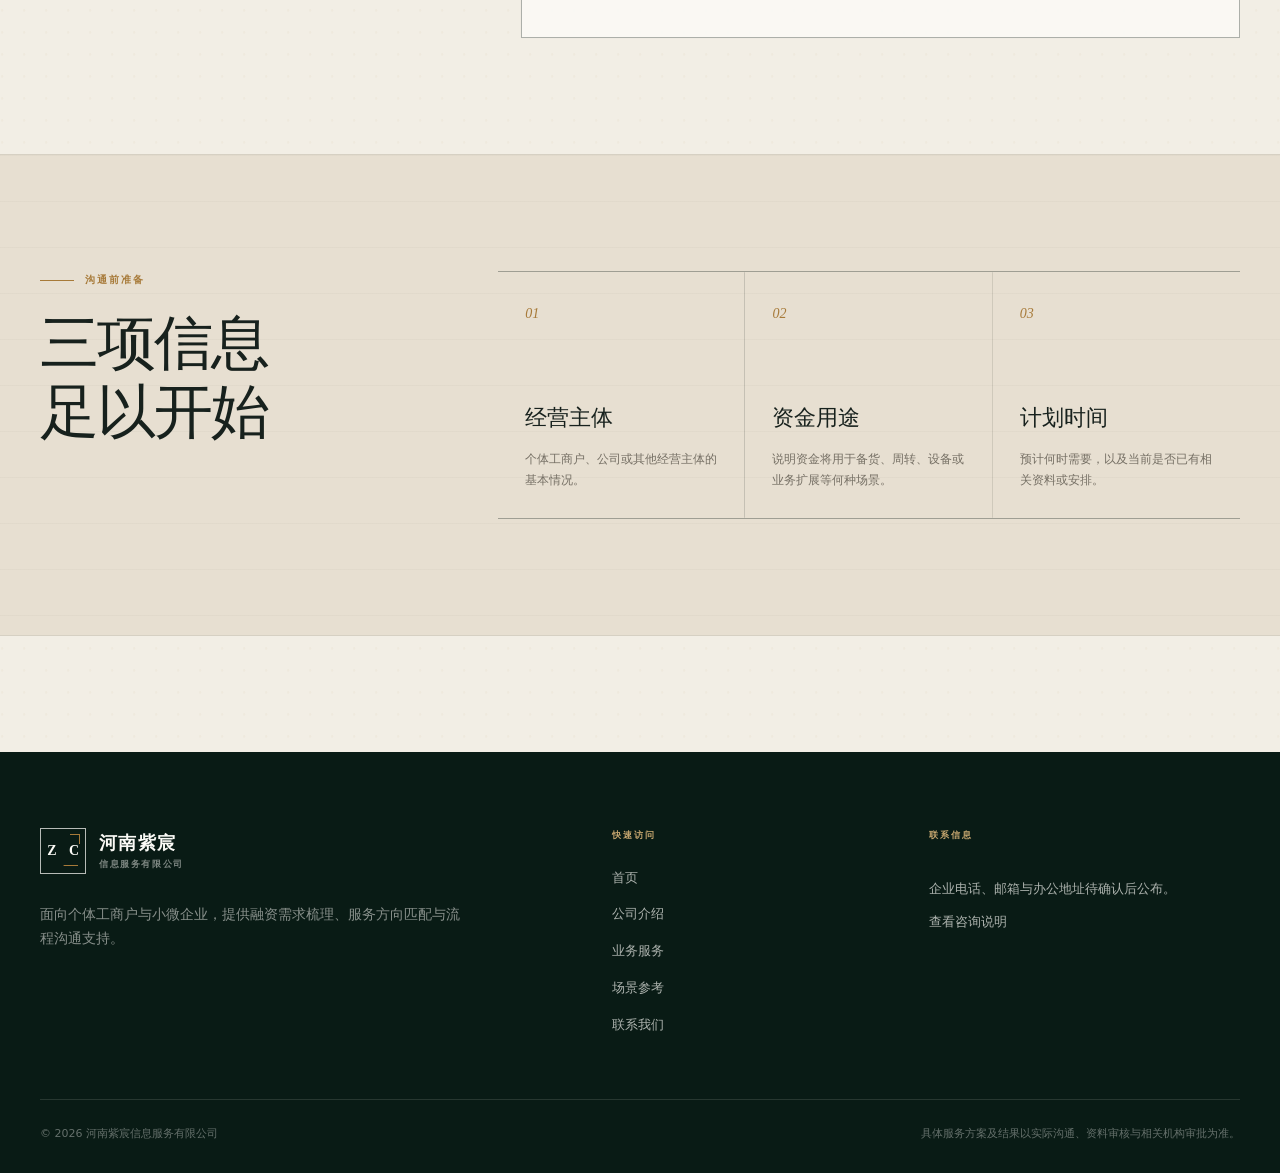
<file: contact.html>
<!DOCTYPE html>
<html lang="zh-CN">
<head>
  <meta charset="UTF-8">
  <meta name="viewport" content="width=device-width, initial-scale=1, viewport-fit=cover">
  <meta name="theme-color" content="#f5f7fb">
  <meta name="color-scheme" content="light">
  <title>联系我们｜河南紫宸</title>
  <meta name="description" content="联系河南紫宸，说明经营情况与融资需求，获取需求梳理和流程沟通支持。">
  <link rel="canonical" href="https://hnzc.tangyuan1349.top/contact.html">
  <link rel="icon" href="assets/img/favicon.svg" type="image/svg+xml">
  <link rel="stylesheet" href="assets/css/style.css">
</head>
<body data-page="contact">
  <a class="skip-link" href="#main-content">跳到主要内容</a>
  <header class="site-header" data-header>
    <div class="container header-inner">
      <a class="brand" href="index.html" aria-label="河南紫宸首页">
        <span class="brand-mark" aria-hidden="true"><span>Z</span><span>C</span></span>
        <span class="brand-copy"><strong>河南紫宸</strong><small>信息服务有限公司</small></span>
      </a>
      <button class="nav-toggle" type="button" aria-expanded="false" aria-controls="primary-nav" aria-label="打开导航" data-nav-toggle>
        <span></span><span></span><span></span>
      </button>
      <nav class="site-nav" id="primary-nav" aria-label="主导航" data-nav-menu>
        <a href="index.html" data-nav="home">首页</a><a href="about.html" data-nav="about">公司介绍</a><a href="services.html" data-nav="services">业务服务</a><a href="cases.html" data-nav="cases">场景参考</a>
        <a class="nav-action" href="contact.html" data-nav="contact">咨询服务 <svg aria-hidden="true" viewBox="0 0 24 24"><path d="M5 12h14M13 6l6 6-6 6"/></svg></a>
      </nav>
    </div>
  </header>
  <main id="main-content">
    <section class="page-hero page-hero-contact">
      <div class="page-hero-grid" aria-hidden="true"></div>
      <div class="container page-hero-layout">
        <div class="reveal"><p class="eyebrow eyebrow-light"><span></span> Contact</p><h1>说清你的经营情况，<br><em>从第一步开始。</em></h1></div>
        <p class="page-hero-lead reveal delay-1">首次沟通建议准备经营主体、资金用途、预计时间与当前资料情况。无需一次提交完整材料。</p>
      </div>
    </section>

    <section class="section">
      <div class="container contact-layout">
        <div class="contact-sidebar reveal">
          <p class="eyebrow"><span></span> 联系方式</p>
          <h2>正式联系方式待企业确认</h2>
          <div class="contact-methods" data-repeat-group="contact-methods">
            <div class="contact-method-static" data-repeat-item><span class="contact-method-icon" aria-hidden="true">01</span><div><small>咨询电话</small><strong>待企业确认</strong><p>核验正式号码后公布</p></div></div>
            <div class="contact-method-static" data-repeat-item><span class="contact-method-icon" aria-hidden="true">02</span><div><small>服务邮箱</small><strong>待企业确认</strong><p>核验正式邮箱后公布</p></div></div>
            <div class="contact-method-static" data-repeat-item><span class="contact-method-icon" aria-hidden="true">03</span><div><small>办公地址</small><strong>待企业确认</strong><p>核验实际办公地址后公布</p></div></div>
          </div>
          <div class="contact-note"><strong>信息保护</strong><p>请勿在需求摘要中填写身份证号、银行卡号、验证码等敏感信息。</p></div>
        </div>

        <form class="consult-form reveal delay-1" data-consult-form novalidate>
          <div class="form-heading"><span>咨询信息</span><h2>生成一份清晰的需求摘要</h2><p>填写后可在本机生成并复制摘要；本站不会上传或保存表单信息。</p></div>
          <div class="form-grid">
            <label><span>姓名 <em>*</em></span><input type="text" name="name" autocomplete="name" required placeholder="请输入姓名"><small class="field-error" data-error-for="name"></small></label>
            <label><span>联系电话 <em>*</em></span><input type="tel" name="phone" autocomplete="tel" inputmode="tel" required placeholder="请输入联系电话"><small class="field-error" data-error-for="phone"></small></label>
            <label><span>企业或门店名称</span><input type="text" name="company" autocomplete="organization" placeholder="选填"></label>
            <label><span>需求类型</span><select name="type"><option>小微企业经营融资</option><option>个体经营周转</option><option>业务扩展投入</option><option>资料与流程咨询</option><option>其他需求</option></select></label>
            <label class="field-full"><span>资金用途与经营情况 <em>*</em></span><textarea name="message" rows="6" required placeholder="请简要说明经营主体、资金用途、预计时间和当前情况"></textarea><small class="field-error" data-error-for="message"></small></label>
            <label class="consent field-full"><input type="checkbox" name="consent" required><span>我确认所填信息真实，并理解本站不承诺额度、利率或审批结果。</span></label>
          </div>
          <div class="form-actions"><button class="button button-primary" type="submit">生成并复制摘要 <svg aria-hidden="true" viewBox="0 0 24 24"><path d="M5 12h14M13 6l6 6-6 6"/></svg></button></div>
          <div class="form-status" role="status" aria-live="polite" data-form-status></div>
        </form>
      </div>
    </section>

    <section class="section section-soft">
      <div class="container contact-prep">
        <div class="reveal"><p class="eyebrow"><span></span> 沟通前准备</p><h2>三项信息足以开始</h2></div>
        <div class="prep-grid" data-repeat-group="contact-prep">
          <article class="reveal" data-repeat-item><span>01</span><h3>经营主体</h3><p>个体工商户、公司或其他经营主体的基本情况。</p></article>
          <article class="reveal delay-1" data-repeat-item><span>02</span><h3>资金用途</h3><p>说明资金将用于备货、周转、设备或业务扩展等何种场景。</p></article>
          <article class="reveal delay-2" data-repeat-item><span>03</span><h3>计划时间</h3><p>预计何时需要，以及当前是否已有相关资料或安排。</p></article>
        </div>
      </div>
    </section>
  </main>
  <footer class="site-footer">
    <div class="container footer-main">
      <div class="footer-brand">
        <a class="brand brand-inverse" href="index.html" aria-label="河南紫宸首页">
          <span class="brand-mark" aria-hidden="true"><span>Z</span><span>C</span></span>
          <span class="brand-copy"><strong>河南紫宸</strong><small>信息服务有限公司</small></span>
        </a>
        <p>面向个体工商户与小微企业，提供融资需求梳理、服务方向匹配与流程沟通支持。</p>
      </div>
      <div class="footer-links">
        <h2>快速访问</h2>
        <div><a href="index.html">首页</a><a href="about.html">公司介绍</a><a href="services.html">业务服务</a><a href="cases.html">场景参考</a><a href="contact.html">联系我们</a></div>
      </div>
      <div class="footer-contact">
        <h2>联系信息</h2>
        <p>企业电话、邮箱与办公地址待确认后公布。</p>
        <a href="contact.html">查看咨询说明</a>
      </div>
    </div>
    <div class="container footer-bottom">
      <p>© <span data-current-year>2026</span> 河南紫宸信息服务有限公司</p>
      <p>具体服务方案及结果以实际沟通、资料审核与相关机构审批为准。</p>
    </div>
  </footer>
  <script src="assets/js/site-editor.js"></script>
  <script src="assets/js/main.js"></script>
</body>
</html>
</file>
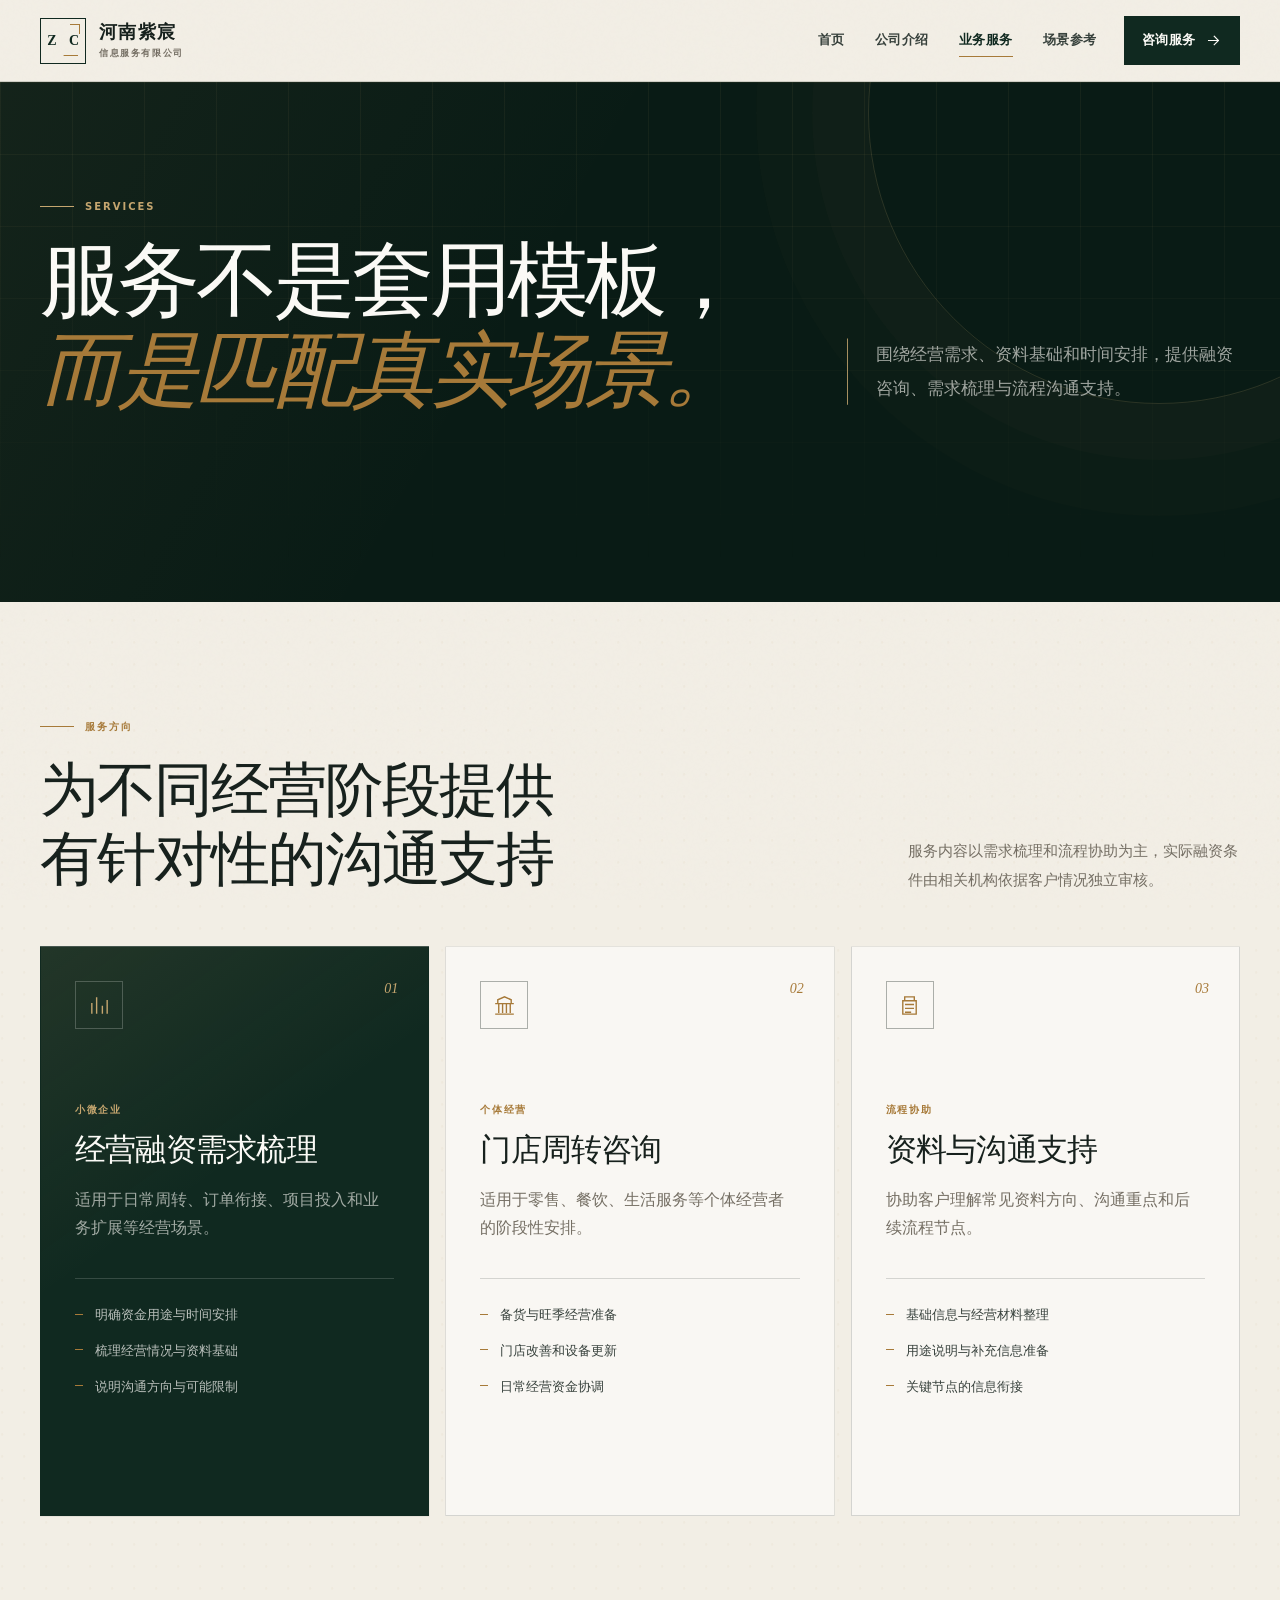
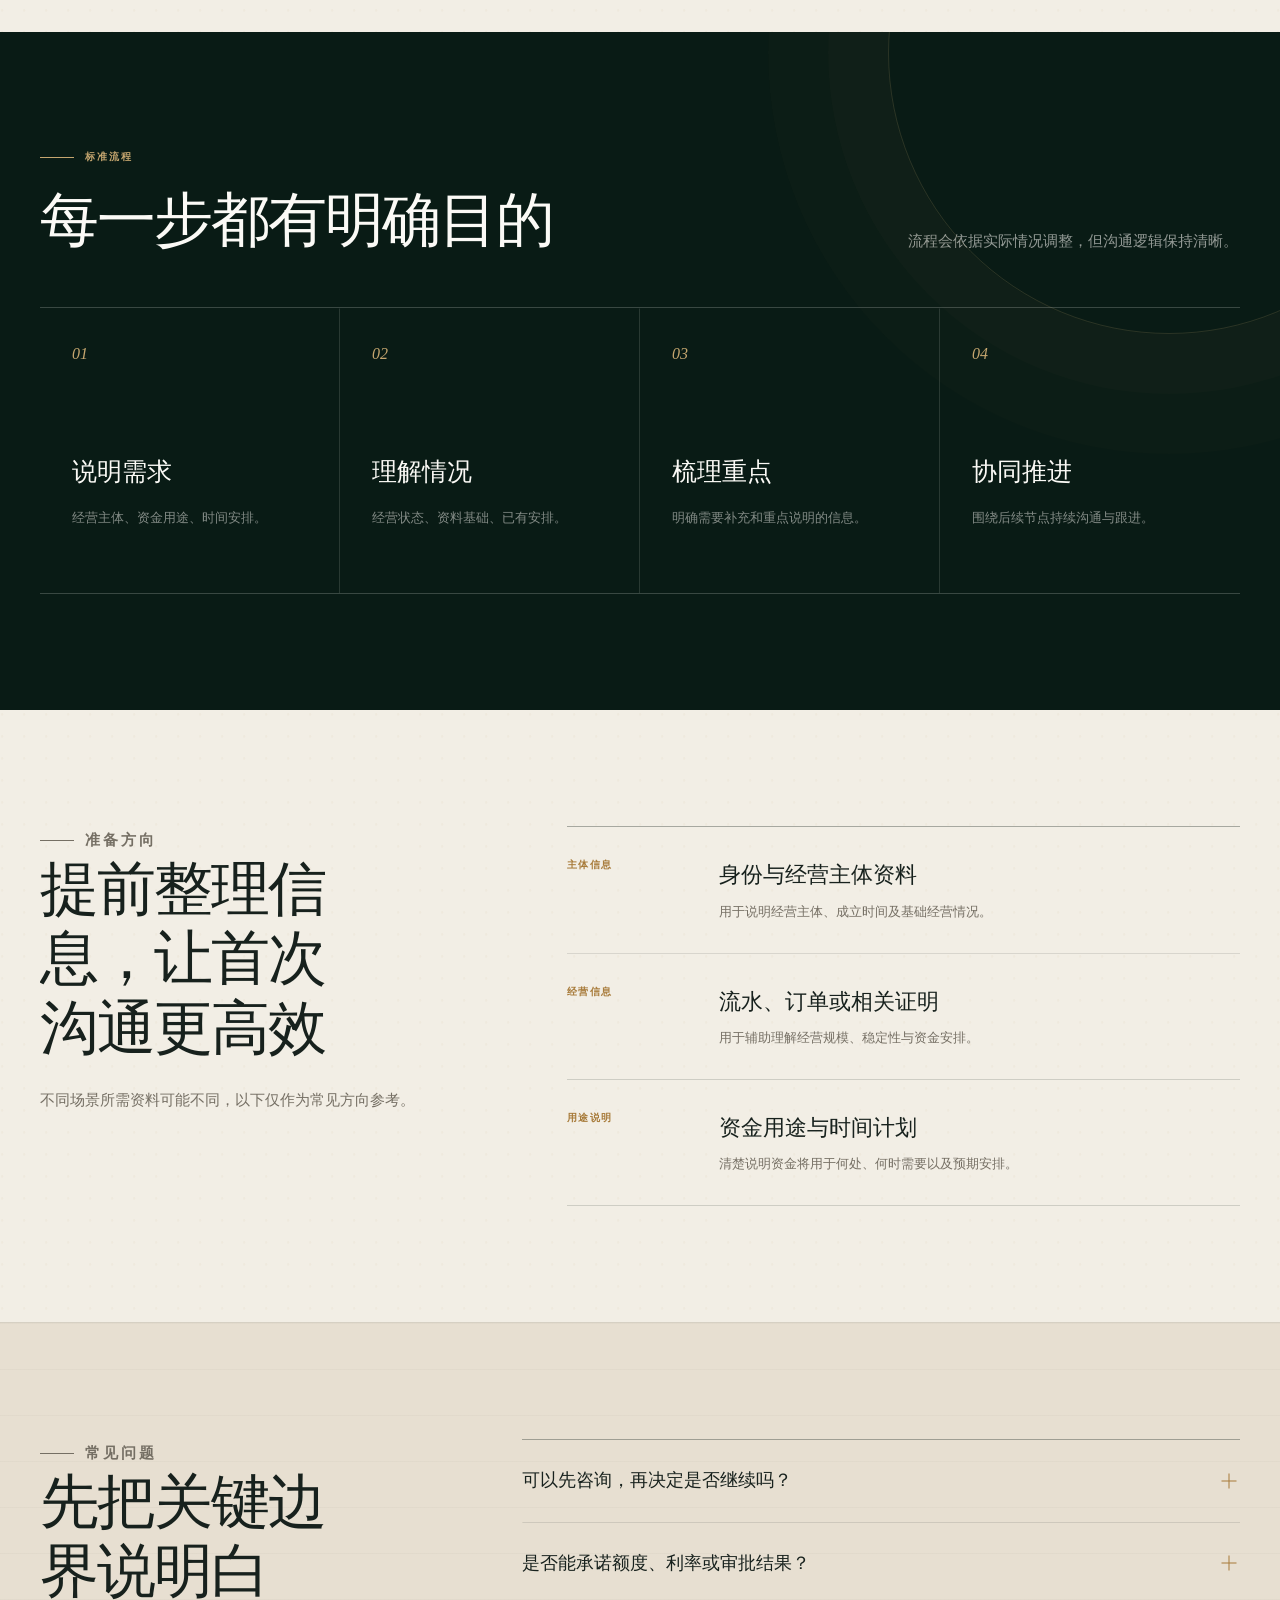
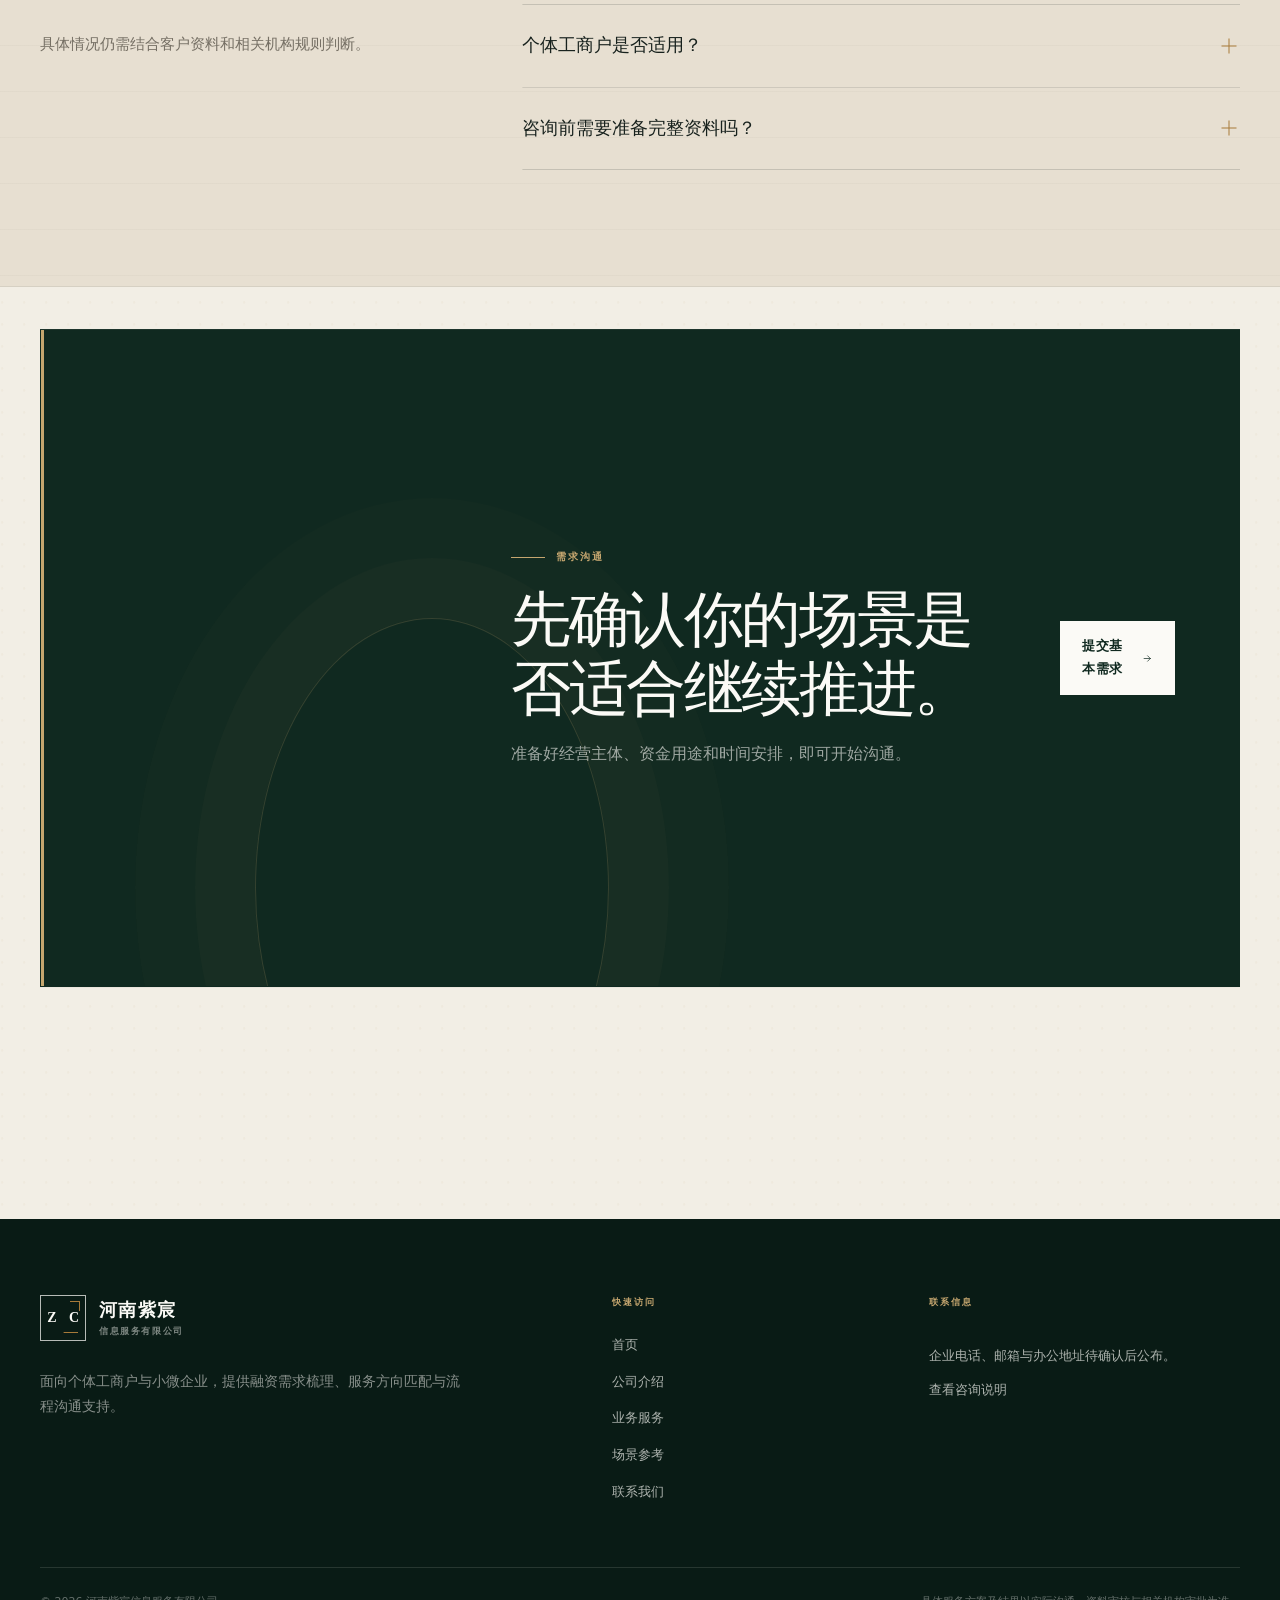
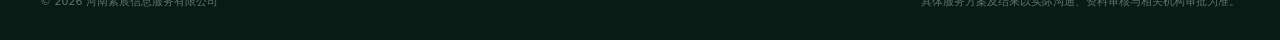
<file: services.html>
<!DOCTYPE html>
<html lang="zh-CN">
<head>
  <meta charset="UTF-8">
  <meta name="viewport" content="width=device-width, initial-scale=1, viewport-fit=cover">
  <meta name="theme-color" content="#f5f7fb">
  <meta name="color-scheme" content="light">
  <title>业务服务｜河南紫宸</title>
  <meta name="description" content="查看河南紫宸面向个体工商户和小微企业的融资咨询、需求梳理与流程支持服务。">
  <link rel="canonical" href="https://hnzc.tangyuan1349.top/services.html">
  <link rel="icon" href="assets/img/favicon.svg" type="image/svg+xml">
  <link rel="stylesheet" href="assets/css/style.css">
</head>
<body data-page="services">
  <a class="skip-link" href="#main-content">跳到主要内容</a>
  <header class="site-header" data-header>
    <div class="container header-inner">
      <a class="brand" href="index.html" aria-label="河南紫宸首页">
        <span class="brand-mark" aria-hidden="true"><span>Z</span><span>C</span></span>
        <span class="brand-copy"><strong>河南紫宸</strong><small>信息服务有限公司</small></span>
      </a>
      <button class="nav-toggle" type="button" aria-expanded="false" aria-controls="primary-nav" aria-label="打开导航" data-nav-toggle>
        <span></span><span></span><span></span>
      </button>
      <nav class="site-nav" id="primary-nav" aria-label="主导航" data-nav-menu>
        <a href="index.html" data-nav="home">首页</a><a href="about.html" data-nav="about">公司介绍</a><a href="services.html" data-nav="services">业务服务</a><a href="cases.html" data-nav="cases">场景参考</a>
        <a class="nav-action" href="contact.html" data-nav="contact">咨询服务 <svg aria-hidden="true" viewBox="0 0 24 24"><path d="M5 12h14M13 6l6 6-6 6"/></svg></a>
      </nav>
    </div>
  </header>
  <main id="main-content">
    <section class="page-hero">
      <div class="page-hero-grid" aria-hidden="true"></div>
      <div class="container page-hero-layout">
        <div class="reveal"><p class="eyebrow eyebrow-light"><span></span> Services</p><h1>服务不是套用模板，<br><em>而是匹配真实场景。</em></h1></div>
        <p class="page-hero-lead reveal delay-1">围绕经营需求、资料基础和时间安排，提供融资咨询、需求梳理与流程沟通支持。</p>
      </div>
    </section>

    <section class="section">
      <div class="container">
        <div class="section-heading reveal"><div><p class="eyebrow"><span></span> 服务方向</p><h2>为不同经营阶段提供有针对性的沟通支持</h2></div><p>服务内容以需求梳理和流程协助为主，实际融资条件由相关机构依据客户情况独立审核。</p></div>
        <div class="service-grid" data-repeat-group="services-cards">
          <article class="service-detail-card service-detail-featured reveal" data-repeat-item>
            <span class="service-index">01</span><div class="card-icon" aria-hidden="true"><svg viewBox="0 0 24 24"><path d="M4 20V10m5 10V4m6 16v-7m5 7V7"/></svg></div><p class="card-kicker">小微企业</p><h3>经营融资需求梳理</h3><p>适用于日常周转、订单衔接、项目投入和业务扩展等经营场景。</p><ul><li>明确资金用途与时间安排</li><li>梳理经营情况与资料基础</li><li>说明沟通方向与可能限制</li></ul>
          </article>
          <article class="service-detail-card reveal delay-1" data-repeat-item>
            <span class="service-index">02</span><div class="card-icon" aria-hidden="true"><svg viewBox="0 0 24 24"><path d="M3 10h18M5 10V6l7-3 7 3v4M6 10v9m4-9v9m4-9v9m4-9v9M3 21h18"/></svg></div><p class="card-kicker">个体经营</p><h3>门店周转咨询</h3><p>适用于零售、餐饮、生活服务等个体经营者的阶段性安排。</p><ul><li>备货与旺季经营准备</li><li>门店改善和设备更新</li><li>日常经营资金协调</li></ul>
          </article>
          <article class="service-detail-card reveal delay-2" data-repeat-item>
            <span class="service-index">03</span><div class="card-icon" aria-hidden="true"><svg viewBox="0 0 24 24"><path d="M7 3h10v4H7zM5 7h14v14H5zM8 11h8m-8 4h8m-8 4h5"/></svg></div><p class="card-kicker">流程协助</p><h3>资料与沟通支持</h3><p>协助客户理解常见资料方向、沟通重点和后续流程节点。</p><ul><li>基础信息与经营材料整理</li><li>用途说明与补充信息准备</li><li>关键节点的信息衔接</li></ul>
          </article>
        </div>
      </div>
    </section>

    <section class="section section-dark">
      <div class="container">
        <div class="section-heading section-heading-light reveal"><div><p class="eyebrow eyebrow-light"><span></span> 标准流程</p><h2>每一步都有明确目的</h2></div><p>流程会依据实际情况调整，但沟通逻辑保持清晰。</p></div>
        <ol class="horizontal-process" data-repeat-group="services-process">
          <li class="reveal" data-repeat-item><span>01</span><h3>说明需求</h3><p>经营主体、资金用途、时间安排。</p></li>
          <li class="reveal delay-1" data-repeat-item><span>02</span><h3>理解情况</h3><p>经营状态、资料基础、已有安排。</p></li>
          <li class="reveal delay-2" data-repeat-item><span>03</span><h3>梳理重点</h3><p>明确需要补充和重点说明的信息。</p></li>
          <li class="reveal delay-3" data-repeat-item><span>04</span><h3>协同推进</h3><p>围绕后续节点持续沟通与跟进。</p></li>
        </ol>
      </div>
    </section>

    <section class="section">
      <div class="container docs-layout">
        <div class="docs-copy reveal"><p class="eyebrow"><span></span> 准备方向</p><h2>提前整理信息，让首次沟通更高效</h2><p>不同场景所需资料可能不同，以下仅作为常见方向参考。</p></div>
        <div class="docs-list" data-repeat-group="services-docs">
          <article class="reveal" data-repeat-item><span>主体信息</span><h3>身份与经营主体资料</h3><p>用于说明经营主体、成立时间及基础经营情况。</p></article>
          <article class="reveal delay-1" data-repeat-item><span>经营信息</span><h3>流水、订单或相关证明</h3><p>用于辅助理解经营规模、稳定性与资金安排。</p></article>
          <article class="reveal delay-2" data-repeat-item><span>用途说明</span><h3>资金用途与时间计划</h3><p>清楚说明资金将用于何处、何时需要以及预期安排。</p></article>
        </div>
      </div>
    </section>

    <section class="section section-soft">
      <div class="container faq-layout">
        <div class="faq-intro reveal"><p class="eyebrow"><span></span> 常见问题</p><h2>先把关键边界说明白</h2><p>具体情况仍需结合客户资料和相关机构规则判断。</p></div>
        <div class="faq-list" data-repeat-group="services-faq">
          <details class="faq-item reveal" data-repeat-item><summary>可以先咨询，再决定是否继续吗？<span></span></summary><p>可以。首次沟通主要用于理解需求、说明资料方向与服务边界，不代表必须进入后续流程。</p></details>
          <details class="faq-item reveal delay-1" data-repeat-item><summary>是否能承诺额度、利率或审批结果？<span></span></summary><p>不能。实际条件和结果由相关机构依据客户资料、规则及审核情况独立决定。</p></details>
          <details class="faq-item reveal delay-2" data-repeat-item><summary>个体工商户是否适用？<span></span></summary><p>适用。门店经营、备货、设备更新和阶段性周转等均可先进行需求沟通。</p></details>
          <details class="faq-item reveal delay-3" data-repeat-item><summary>咨询前需要准备完整资料吗？<span></span></summary><p>不必一次准备完整。先说明经营情况与资金用途，再根据沟通结果整理后续材料。</p></details>
        </div>
      </div>
    </section>

    <section class="section section-cta">
      <div class="container cta-panel reveal"><div class="cta-glow" aria-hidden="true"></div><div><p class="eyebrow eyebrow-light"><span></span> 需求沟通</p><h2>先确认你的场景是否适合继续推进。</h2><p>准备好经营主体、资金用途和时间安排，即可开始沟通。</p></div><a class="button button-light" href="contact.html">提交基本需求 <svg aria-hidden="true" viewBox="0 0 24 24"><path d="M5 12h14M13 6l6 6-6 6"/></svg></a></div>
    </section>
  </main>
  <footer class="site-footer">
    <div class="container footer-main">
      <div class="footer-brand">
        <a class="brand brand-inverse" href="index.html" aria-label="河南紫宸首页">
          <span class="brand-mark" aria-hidden="true"><span>Z</span><span>C</span></span>
          <span class="brand-copy"><strong>河南紫宸</strong><small>信息服务有限公司</small></span>
        </a>
        <p>面向个体工商户与小微企业，提供融资需求梳理、服务方向匹配与流程沟通支持。</p>
      </div>
      <div class="footer-links">
        <h2>快速访问</h2>
        <div><a href="index.html">首页</a><a href="about.html">公司介绍</a><a href="services.html">业务服务</a><a href="cases.html">场景参考</a><a href="contact.html">联系我们</a></div>
      </div>
      <div class="footer-contact">
        <h2>联系信息</h2>
        <p>企业电话、邮箱与办公地址待确认后公布。</p>
        <a href="contact.html">查看咨询说明</a>
      </div>
    </div>
    <div class="container footer-bottom">
      <p>© <span data-current-year>2026</span> 河南紫宸信息服务有限公司</p>
      <p>具体服务方案及结果以实际沟通、资料审核与相关机构审批为准。</p>
    </div>
  </footer>
  <script src="assets/js/site-editor.js"></script>
  <script src="assets/js/main.js"></script>
</body>
</html>
</file>
<file: assets/css/style.css>
@import url("style-00.css");
@import url("style-01.css");
@import url("style-02.css");
@import url("style-03.css");
@import url("style-04.css");
@import url("style-05.css");
</file>
<file: assets/css/admin.css>
:root {
  --bg: #08111f;
  --panel: #0e1929;
  --panel-2: #121f32;
  --surface: #f4f7fb;
  --white: #ffffff;
  --ink: #101828;
  --muted: #667085;
  --line: rgba(255, 255, 255, 0.09);
  --brand: #2f7df4;
  --violet: #7357ff;
  --success: #34d399;
  --danger: #ff7a70;
  --sidebar: 252px;
  --inspector: 300px;
  --topbar: 76px;
  --ease: cubic-bezier(0.22, 1, 0.36, 1);
}

* { box-sizing: border-box; }
html, body { min-width: 320px; min-height: 100%; }
body {
  margin: 0;
  color: var(--ink);
  background: var(--bg);
  font-family: Inter, ui-sans-serif, system-ui, -apple-system, BlinkMacSystemFont, "Segoe UI", "PingFang SC", "Microsoft YaHei", sans-serif;
  -webkit-font-smoothing: antialiased;
}
button, input, textarea { font: inherit; }
button, a { -webkit-tap-highlight-color: transparent; }
a { color: inherit; text-decoration: none; }
button { color: inherit; }
[hidden] { display: none !important; }

.login-view {
  position: relative;
  display: grid;
  place-items: center;
  min-height: 100vh;
  padding: 28px;
  overflow: hidden;
  color: #fff;
  background:
    radial-gradient(circle at 75% 20%, rgba(115, 87, 255, .28), transparent 34%),
    radial-gradient(circle at 20% 75%, rgba(47, 125, 244, .18), transparent 34%),
    linear-gradient(145deg, #07101d, #0d192b 65%, #111d32);
}

.login-view::before {
  content: "";
  position: absolute;
  inset: 0;
  opacity: .25;
  background-image:
    linear-gradient(rgba(255,255,255,.045) 1px, transparent 1px),
    linear-gradient(90deg, rgba(255,255,255,.045) 1px, transparent 1px);
  background-size: 60px 60px;
  mask-image: radial-gradient(circle at center, black, transparent 80%);
}

.login-ambient {
  position: absolute;
  width: 600px;
  height: 600px;
  border: 1px solid rgba(255,255,255,.07);
  border-radius: 50%;
  box-shadow: 0 0 0 74px rgba(255,255,255,.018), 0 0 0 148px rgba(255,255,255,.012);
}

.login-card {
  position: relative;
  z-index: 1;
  width: min(100%, 480px);
  padding: 42px;
  border: 1px solid rgba(255,255,255,.13);
  border-radius: 30px;
  background: rgba(13, 25, 43, .78);
  box-shadow: 0 36px 100px rgba(0,0,0,.42);
  backdrop-filter: blur(24px);
}

.admin-brand {
  display: inline-flex;
  align-items: center;
  gap: 12px;
}

.admin-brand > span {
  display: grid;
  place-items: center;
  width: 42px;
  height: 42px;
  border-radius: 13px;
  color: #fff;
  background: linear-gradient(135deg, var(--brand), var(--violet));
  box-shadow: 0 12px 28px rgba(47,125,244,.28);
  font-size: 13px;
  font-weight: 800;
}

.admin-brand > div { display: grid; line-height: 1.2; }
.admin-brand strong { font-size: 15px; }
.admin-brand small { margin-top: 4px; color: rgba(255,255,255,.5); font-size: 10px; letter-spacing: .08em; }

.login-kicker {
  margin: 52px 0 13px;
  color: #86c5ff;
  font-size: 10px;
  font-weight: 800;
  letter-spacing: .18em;
}

.login-card h1 {
  margin: 0 0 14px;
  font-size: clamp(30px, 6vw, 42px);
  line-height: 1.15;
  letter-spacing: -.045em;
}

.login-intro {
  margin: 0 0 28px;
  color: rgba(255,255,255,.59);
  font-size: 14px;
  line-height: 1.75;
}

.login-card form label { display: grid; gap: 8px; }
.login-card form label span { color: rgba(255,255,255,.7); font-size: 12px; font-weight: 650; }
.login-card input {
  width: 100%;
  height: 52px;
  padding: 0 15px;
  border: 1px solid rgba(255,255,255,.15);
  border-radius: 14px;
  color: #fff;
  background: rgba(255,255,255,.06);
  outline: none;
}
.login-card input:focus { border-color: #75b8ff; box-shadow: 0 0 0 4px rgba(47,125,244,.16); }
.login-card form button {
  display: flex;
  align-items: center;
  justify-content: space-between;
  width: 100%;
  height: 52px;
  margin-top: 14px;
  padding: 0 17px;
  border: 0;
  border-radius: 14px;
  color: #fff;
  background: linear-gradient(135deg, #2f7df4, #1f63d4);
  box-shadow: 0 16px 36px rgba(47,125,244,.3);
  cursor: pointer;
  font-weight: 750;
  transition: transform .22s var(--ease), box-shadow .22s ease;
}
.login-card form button:hover { transform: translateY(-2px); box-shadow: 0 20px 44px rgba(47,125,244,.38); }
.login-error { min-height: 20px; margin: 10px 0 0; color: var(--danger); font-size: 12px; }
.login-note { display: flex; gap: 10px; margin-top: 24px; padding: 14px; border: 1px solid rgba(255,255,255,.08); border-radius: 14px; background: rgba(255,255,255,.035); }
.login-note > span { display: grid; place-items: center; flex: 0 0 auto; width: 22px; height: 22px; border-radius: 50%; color: #fff; background: rgba(47,125,244,.8); font-family: Georgia, serif; font-style: italic; font-size: 12px; }
.login-note p { margin: 0; color: rgba(255,255,255,.48); font-size: 11px; line-height: 1.65; }

.admin-app {
  display: grid;
  grid-template-columns: var(--sidebar) minmax(0, 1fr);
  min-height: 100vh;
  background: var(--surface);
}

.admin-sidebar {
  position: fixed;
  inset: 0 auto 0 0;
  z-index: 50;
  display: flex;
  flex-direction: column;
  width: var(--sidebar);
  padding: 20px 16px 16px;
  color: #fff;
  background: linear-gradient(180deg, #0a1423, #08111f);
  border-right: 1px solid var(--line);
}

.sidebar-top { display: flex; align-items: center; justify-content: space-between; padding: 0 4px 24px; border-bottom: 1px solid var(--line); }
.sidebar-close { display: none; border: 0; color: rgba(255,255,255,.7); background: transparent; font-size: 27px; cursor: pointer; }
.admin-brand-light > span { width: 38px; height: 38px; }
.admin-brand-light strong { font-size: 14px; }

.admin-page-nav,
.sidebar-actions { display: grid; gap: 4px; padding-top: 24px; }
.admin-page-nav > p,
.sidebar-actions > p {
  margin: 0 0 8px;
  padding-inline: 10px;
  color: rgba(255,255,255,.35);
  font-size: 9px;
  font-weight: 800;
  letter-spacing: .18em;
  text-transform: uppercase;
}

.admin-page-nav button,
.sidebar-actions button {
  display: flex;
  align-items: center;
  justify-content: space-between;
  width: 100%;
  min-height: 42px;
  padding: 9px 11px;
  border: 1px solid transparent;
  border-radius: 11px;
  color: rgba(255,255,255,.62);
  background: transparent;
  cursor: pointer;
  font-size: 12px;
  text-align: left;
  transition: color .18s ease, background .18s ease, border-color .18s ease;
}
.admin-page-nav button span { color: rgba(255,255,255,.28); font-size: 9px; }
.admin-page-nav button:hover,
.sidebar-actions button:hover { color: #fff; background: rgba(255,255,255,.05); }
.admin-page-nav button.is-active { border-color: rgba(94,160,255,.2); color: #fff; background: rgba(47,125,244,.16); }
.admin-page-nav button.is-active span { color: #79baff; }
.sidebar-actions { margin-top: 10px; border-top: 1px solid var(--line); }
.sidebar-actions kbd { padding: 2px 5px; border: 1px solid rgba(255,255,255,.12); border-radius: 5px; color: rgba(255,255,255,.35); background: rgba(255,255,255,.04); font-family: inherit; font-size: 8px; }

.sidebar-footer { display: grid; gap: 8px; margin-top: auto; padding-top: 18px; border-top: 1px solid var(--line); }
.sidebar-footer a,
.sidebar-footer button { min-height: 38px; padding: 9px 11px; border: 0; border-radius: 10px; color: rgba(255,255,255,.55); background: transparent; cursor: pointer; font-size: 11px; text-align: left; }
.sidebar-footer a:hover,
.sidebar-footer button:hover { color: #fff; background: rgba(255,255,255,.05); }

.admin-content { grid-column: 2; min-width: 0; }
.admin-topbar {
  position: sticky;
  top: 0;
  z-index: 20;
  display: flex;
  align-items: center;
  justify-content: space-between;
  gap: 20px;
  height: var(--topbar);
  padding: 0 22px;
  border-bottom: 1px solid rgba(16,24,40,.09);
  background: rgba(255,255,255,.88);
  backdrop-filter: blur(18px);
}

.sidebar-toggle { display: none; width: 42px; height: 42px; border: 1px solid rgba(16,24,40,.1); border-radius: 12px; background: #fff; cursor: pointer; }
.status-row { display: flex; align-items: center; gap: 8px; }
.status-row .status-dot { width: 8px; height: 8px; border-radius: 50%; background: var(--success); box-shadow: 0 0 0 4px rgba(52,211,153,.13); }
.status-row strong { font-size: 13px; }
.admin-topbar p { margin: 4px 0 0; color: var(--muted); font-size: 10px; }
.dirty-badge { padding: 3px 7px; border-radius: 99px; color: #8a5b00; background: #fff1c2; font-size: 9px; font-weight: 750; }
.topbar-actions { display: flex; gap: 8px; }
.topbar-actions button { min-height: 38px; padding: 8px 13px; border: 1px solid rgba(16,24,40,.1); border-radius: 11px; color: #344054; background: #fff; cursor: pointer; font-size: 11px; font-weight: 650; }
.topbar-actions button:hover { border-color: rgba(47,125,244,.25); color: #0b57d0; }

.admin-workspace {
  display: grid;
  grid-template-columns: minmax(0, 1fr) var(--inspector);
  min-height: calc(100vh - var(--topbar));
  background: #e8edf4;
}

.preview-panel { min-width: 0; margin: 20px; overflow: hidden; border: 1px solid rgba(16,24,40,.12); border-radius: 18px; background: #fff; box-shadow: 0 22px 55px rgba(16,24,40,.11); }
.preview-toolbar { display: flex; align-items: center; gap: 7px; height: 38px; padding: 0 13px; border-bottom: 1px solid rgba(16,24,40,.08); background: #f9fafb; }
.preview-toolbar > span { width: 8px; height: 8px; border-radius: 50%; background: #d0d5dd; }
.preview-toolbar > span:first-child { background: #ff6b62; }
.preview-toolbar > span:nth-child(2) { background: #f7c948; }
.preview-toolbar > span:nth-child(3) { background: #42c77a; }
.preview-toolbar p { margin: 0 0 0 8px; color: #98a2b3; font-size: 9px; }
.preview-panel iframe { display: block; width: 100%; height: calc(100vh - var(--topbar) - 78px); min-height: 620px; border: 0; background: #fff; }

.inspector { position: sticky; top: var(--topbar); align-self: start; height: calc(100vh - var(--topbar)); padding: 20px; overflow: auto; border-left: 1px solid rgba(16,24,40,.09); background: #fff; }
.inspector-section { padding-bottom: 22px; margin-bottom: 22px; border-bottom: 1px solid rgba(16,24,40,.08); }
.inspector-label { margin: 0 0 10px; color: #98a2b3; font-size: 9px; font-weight: 800; letter-spacing: .14em; text-transform: uppercase; }
.selection-summary { padding: 14px; border: 1px solid rgba(16,24,40,.09); border-radius: 12px; background: #f8fafc; }
.selection-summary strong,
.selection-summary span { display: block; }
.selection-summary strong { margin-bottom: 4px; font-size: 12px; }
.selection-summary span { color: var(--muted); font-size: 10px; line-height: 1.5; }
.text-editor-label { display: grid; gap: 8px; }
.text-editor-label > span { color: #344054; font-size: 11px; font-weight: 650; }
.text-editor-label textarea { width: 100%; min-height: 160px; padding: 12px; border: 1px solid rgba(16,24,40,.13); border-radius: 12px; color: var(--ink); background: #fbfcfe; outline: none; resize: vertical; font-size: 12px; line-height: 1.65; }
.text-editor-label textarea:focus { border-color: var(--brand); box-shadow: 0 0 0 4px rgba(47,125,244,.1); }
.text-editor-label textarea:disabled { color: #98a2b3; background: #f2f4f7; cursor: not-allowed; }
.action-grid { display: grid; grid-template-columns: repeat(2, 1fr); gap: 8px; }
.action-grid button { min-height: 38px; border: 1px solid rgba(16,24,40,.1); border-radius: 10px; color: #344054; background: #fff; cursor: pointer; font-size: 11px; }
.action-grid button:hover:not(:disabled) { border-color: rgba(47,125,244,.25); color: #0b57d0; background: #f7faff; }
.action-grid button:disabled { color: #b5bdc9; background: #f6f7f9; cursor: not-allowed; }
.inspector-tip { padding: 15px; border-radius: 13px; color: #344054; background: #edf4ff; }
.inspector-tip strong { display: block; margin-bottom: 5px; color: #0b57d0; font-size: 11px; }
.inspector-tip p { margin: 0; font-size: 10px; line-height: 1.65; }
.sidebar-backdrop { display: none; }

:focus-visible { outline: 3px solid rgba(47,125,244,.42); outline-offset: 3px; }

@media (max-width: 1100px) {
  :root { --inspector: 270px; }
  .preview-panel { margin: 14px; }
}

@media (max-width: 850px) {
  .admin-app { grid-template-columns: 1fr; }
  .admin-content { grid-column: 1; }
  .admin-sidebar { transform: translateX(-100%); transition: transform .3s var(--ease); box-shadow: 24px 0 60px rgba(0,0,0,.25); }
  .admin-app.sidebar-open .admin-sidebar { transform: translateX(0); }
  .sidebar-close,
  .sidebar-toggle { display: block; }
  .sidebar-backdrop { position: fixed; inset: 0; z-index: 40; display: block; background: rgba(3,8,16,.55); opacity: 0; visibility: hidden; transition: opacity .25s ease, visibility .25s; }
  .admin-app.sidebar-open .sidebar-backdrop { opacity: 1; visibility: visible; }
  .admin-topbar { padding-inline: 14px; }
  .admin-topbar > div:nth-child(2) { flex: 1; }
  .admin-workspace { grid-template-columns: 1fr; }
  .inspector { position: static; height: auto; border-top: 1px solid rgba(16,24,40,.09); border-left: 0; }
  .preview-panel iframe { height: 72vh; min-height: 560px; }
}

@media (max-width: 560px) {
  .login-view { padding: 16px; }
  .login-card { padding: 30px 22px; border-radius: 24px; }
  .login-kicker { margin-top: 42px; }
  .admin-topbar { height: auto; min-height: var(--topbar); padding-block: 10px; }
  .admin-topbar p { max-width: 180px; white-space: nowrap; overflow: hidden; text-overflow: ellipsis; }
  .topbar-actions { display: grid; grid-template-columns: 1fr 1fr; }
  .topbar-actions button { padding-inline: 9px; font-size: 10px; }
  .preview-panel { margin: 10px; border-radius: 13px; }
  .preview-panel iframe { height: 68vh; min-height: 500px; }
  .inspector { padding: 17px; }
}

@media (prefers-reduced-motion: reduce) {
  *, *::before, *::after { transition-duration: .01ms !important; animation-duration: .01ms !important; }
}
</file>
